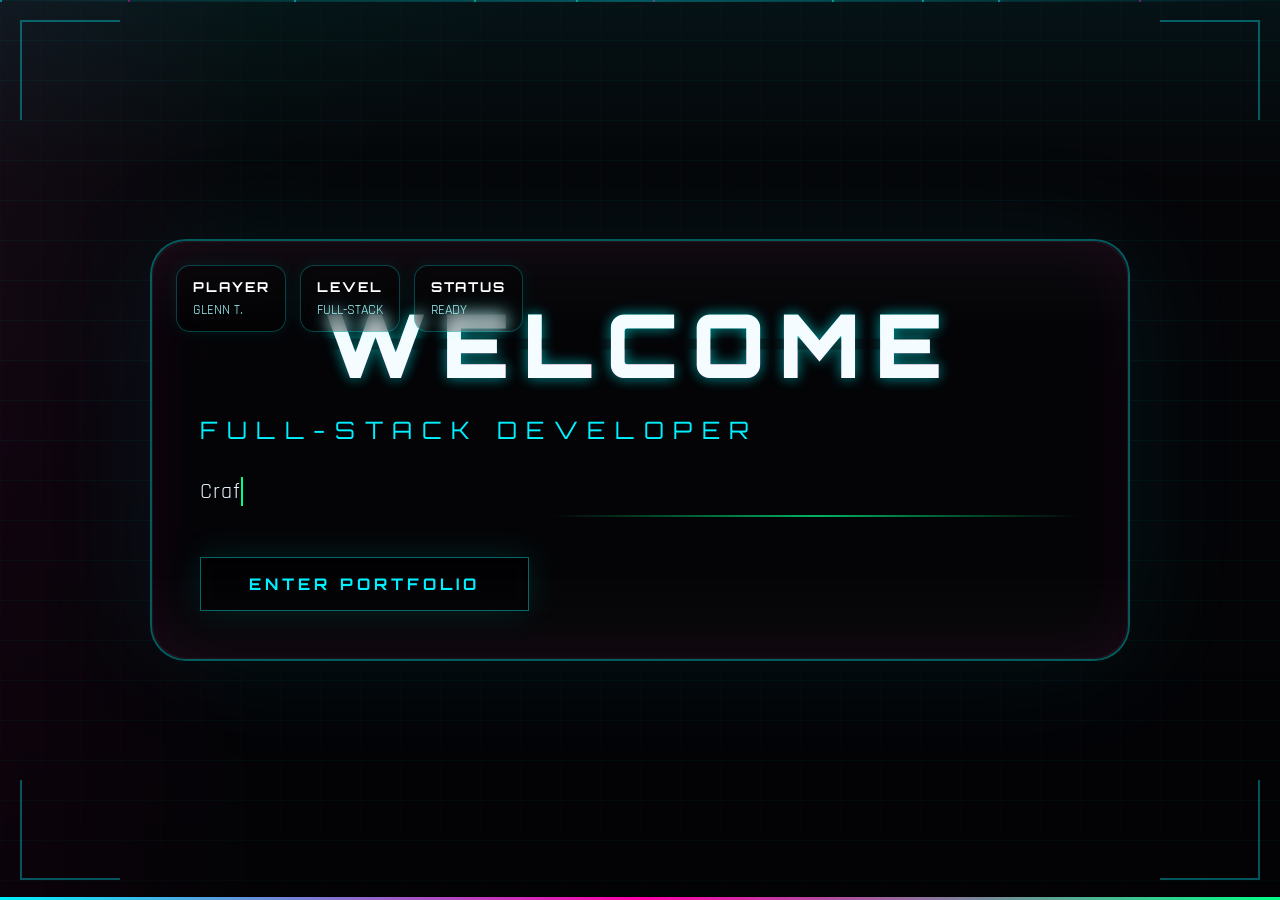
<file: index.html>
<!DOCTYPE html>
<html lang="en">
<head>
    <meta charset="UTF-8">
    <meta name="viewport" content="width=device-width, initial-scale=1.0">
    <meta name="description" content="Glenn Christian Terrible - Full-Stack Developer Portfolio. Creative digital experiences, web development, mobile apps, and design solutions.">
    <meta name="keywords" content="full-stack developer, web developer, mobile app developer, portfolio, React, Node.js, Python, creative designer">
    <meta name="author" content="Glenn Christian Terrible">
    <meta name="robots" content="index, follow">
    <meta property="og:title" content="Glenn Christian Terrible | Full-Stack Developer">
    <meta property="og:description" content="Full-Stack Developer specializing in web development, mobile applications, and creative design.">
    <meta property="og:type" content="website">
    <meta property="og:url" content="https://gcter.github.io/Portfolio/">
    <meta property="og:image" content="https://gcter.github.io/Portfolio/assets/img/picture.jpg">
    <title>Glenn Christian Terrible | Full-Stack Developer</title>
<script type="application/ld+json">
    {
      "@context": "https://schema.org",
      "@type": "Person",
      "name": "Glenn Christian Terrible",
      "alternateName": "Glenn T.",
      "url": "https://gcter.github.io/Portfolio/",
      "sameAs": [
        "https://github.com/nyek00359",
        "https://www.linkedin.com/in/glenn-christian-terrible-2767a1240/"
      ],
      "jobTitle": "Full-Stack Developer",
      "worksFor": {
        "@type": "Organization",
        "name": "Freelance"
      },
      "knowsAbout": ["Web Development", "Mobile App Development", "React", "Node.js", "Python", "Flutter", "UI/UX Design"],
      "description": "Full-Stack Developer specializing in web development, mobile applications, and creative design.",
      "address": {
        "@type": "PostalAddress",
        "addressCountry": "PH"
      }
    }
    </script>
    <link href="https://fonts.googleapis.com/css2?family=Orbitron:wght@400;500;600;700;800;900&family=Rajdhani:wght@300;400;500;600;700&display=swap" rel="stylesheet">
    <link rel="stylesheet" href="https://cdnjs.cloudflare.com/ajax/libs/font-awesome/6.4.0/css/all.min.css">
    <style>
        * {
            margin: 0;
            padding: 0;
            box-sizing: border-box;
        }

        :root {
            --primary: #00f0ff;
            --secondary: #ff00aa;
            --accent: #00ff88;
            --dark: #0a0a0f;
            --darker: #050508;
            --glow-primary: rgba(0, 240, 255, 0.35);
            --glow-secondary: rgba(255, 0, 170, 0.25);
            --noise: rgba(255,255,255,0.06);
            --scanline: rgba(255,255,255,0.08);
        }

        body {
            font-family: 'Rajdhani', sans-serif;
            background: radial-gradient(circle at top, rgba(0,240,255,0.08), transparent 20%),
                        radial-gradient(circle at bottom right, rgba(255,0,170,0.05), transparent 20%),
                        var(--darker);
            color: #fff;
            min-height: 100vh;
            overflow: hidden;
        }

        body::before {
            content: '';
            position: fixed;
            inset: 0;
            background: linear-gradient(180deg, transparent 40%, rgba(0,0,0,0.35) 100%);
            pointer-events: none;
            z-index: 0;
        }

        .cyber-bg,
        .grid-lines,
        .noise-overlay,
        .scan-line,
        .vignette {
            position: fixed;
            top: 0;
            left: 0;
            width: 100%;
            height: 100%;
            pointer-events: none;
        }

        .cyber-bg {
            z-index: -4;
            background: linear-gradient(180deg, rgba(0, 240, 255, 0.06), transparent 20%),
                        linear-gradient(90deg, rgba(255, 0, 170, 0.05), transparent 20%),
                        linear-gradient(135deg, rgba(0, 255, 136, 0.03), transparent 25%),
                        #050508;
        }

        .grid-lines {
            z-index: -3;
            background-image: linear-gradient(var(--glow-primary) 1px, transparent 1px),
                              linear-gradient(90deg, var(--glow-secondary) 1px, transparent 1px);
            background-size: 40px 40px;
            opacity: 0.12;
            animation: gridMove 25s linear infinite;
        }

        .noise-overlay {
            z-index: -2;
            background-image: radial-gradient(circle, rgba(255,255,255,0.04) 1px, transparent 1px),
                              radial-gradient(circle, rgba(255,255,255,0.04) 1px, transparent 1px);
            background-size: 4px 4px, 8px 8px;
            opacity: 0.35;
            mix-blend-mode: overlay;
        }

        .scan-line {
            z-index: 3;
            background-image: repeating-linear-gradient(180deg, transparent, transparent 1px, rgba(255,255,255,0.04) 2px);
            opacity: 0.35;
            animation: scan 4s linear infinite;
        }

        .vignette {
            z-index: 4;
            background: radial-gradient(circle, transparent 45%, rgba(0,0,0,0.85) 100%);
        }

        @keyframes gridMove {
            0% { transform: translateY(0); }
            100% { transform: translateY(40px); }
        }

        @keyframes scan {
            0% { opacity: 0.2; }
            50% { opacity: 0.4; }
            100% { opacity: 0.2; }
        }

        .container {
            position: relative;
            min-height: 100vh;
            display: flex;
            justify-content: center;
            align-items: center;
            padding: 2rem;
            z-index: 1;
        }

        .crt-screen {
            position: relative;
            width: min(980px, 100% - 3rem);
            padding: 3rem;
            border: 2px solid rgba(0,255,255,0.35);
            border-radius: 36px;
            background: rgba(5, 5, 8, 0.72);
            box-shadow: 0 0 120px rgba(0, 240, 255, 0.08), inset 0 0 60px rgba(255, 0, 170, 0.08);
            backdrop-filter: blur(12px);
            overflow: hidden;
        }

        .crt-screen::before {
            content: '';
            position: absolute;
            inset: 0;
            border-radius: inherit;
            box-shadow: inset 0 0 0 1px rgba(255,255,255,0.05);
            pointer-events: none;
        }

        .crt-screen::after {
            content: '';
            position: absolute;
            inset: 0;
            background: linear-gradient(180deg, rgba(255,255,255,0.08), transparent 20%, transparent 80%, rgba(255,255,255,0.06));
            mix-blend-mode: screen;
            opacity: 0.35;
            pointer-events: none;
        }

        .hud {
            position: absolute;
            top: 1.5rem;
            left: 1.5rem;
            display: flex;
            flex-wrap: wrap;
            gap: 0.85rem;
            z-index: 2;
        }

        .hud-panel {
            padding: 0.75rem 1rem;
            color: #9efcff;
            border: 1px solid rgba(0,255,255,0.25);
            border-radius: 14px;
            background: rgba(0, 0, 0, 0.25);
            backdrop-filter: blur(8px);
            box-shadow: 0 0 16px rgba(0,255,255,0.08);
            font-size: 0.85rem;
        }

        .hud-panel strong {
            display: block;
            color: #fff;
            font-family: 'Orbitron', sans-serif;
            margin-bottom: 0.35rem;
            letter-spacing: 0.14em;
        }

        .glitch-container {
            position: relative;
            margin-bottom: 1rem;
            text-align: center;
        }

        .glitch-title {
            font-family: 'Orbitron', sans-serif;
            font-size: clamp(3rem, 8vw, 5.5rem);
            font-weight: 900;
            text-transform: uppercase;
            letter-spacing: 0.16em;
            position: relative;
            color: #f4fcff;
            text-shadow: 0 0 14px rgba(0,255,255,0.35);
            animation: flicker 3s linear infinite;
        }

        .glitch-title::before,
        .glitch-title::after {
            content: attr(data-text);
            position: absolute;
            top: 0;
            left: 0;
            width: 100%;
            height: 100%;
            opacity: 0.8;
        }

        .glitch-title::before {
            color: var(--primary);
            z-index: -1;
            animation: glitch1 2s infinite;
            clip-path: polygon(0 0, 100% 0, 100% 45%, 0 45%);
        }

        .glitch-title::after {
            color: var(--secondary);
            z-index: -2;
            animation: glitch2 2s infinite;
            clip-path: polygon(0 55%, 100% 55%, 100% 100%, 0 100%);
        }

        @keyframes flicker {
            0%, 20%, 22%, 24%, 55%, 100% { opacity: 1; }
            21%, 23%, 56% { opacity: 0.75; }
        }

        @keyframes glitch1 {
            0%, 100% { transform: translate(0); }
            15% { transform: translate(-2px, 2px); }
            30% { transform: translate(-3px, -1px); }
            45% { transform: translate(2px, 1px); }
            60% { transform: translate(-1px, 3px); }
            75% { transform: translate(3px, -3px); }
        }

        @keyframes glitch2 {
            0%, 100% { transform: translate(0); }
            15% { transform: translate(2px, -2px); }
            30% { transform: translate(3px, 1px); }
            45% { transform: translate(-2px, -1px); }
            60% { transform: translate(1px, -3px); }
            75% { transform: translate(-3px, 3px); }
        }

        .subtitle {
            font-family: 'Orbitron', sans-serif;
            font-size: clamp(1rem, 2.5vw, 1.5rem);
            color: var(--primary);
            letter-spacing: 0.4em;
            margin-bottom: 2rem;
            opacity: 0;
            animation: fadeInUp 1s ease forwards 0.7s;
        }

        .typing-container {
            font-size: clamp(1rem, 2.2vw, 1.4rem);
            margin-bottom: 2.5rem;
            min-height: 2.5rem;
            overflow: hidden;
            position: relative;
        }

        .typing-text {
            display: inline-block;
            color: #e7f7ff;
            letter-spacing: 0.04em;
            border-right: 2px solid var(--accent);
            animation: blink 0.7s infinite;
        }

        .typing-flash {
            position: absolute;
            right: 0;
            bottom: 0;
            width: 60%;
            height: 2px;
            background: linear-gradient(90deg, transparent, var(--accent), transparent);
            animation: linePulse 1.5s infinite;
            opacity: 0.7;
        }

        @keyframes blink {
            0%, 50% { border-color: var(--accent); }
            51%, 100% { border-color: transparent; }
        }

        @keyframes linePulse {
            0%, 100% { opacity: 0.2; transform: translateX(0); }
            50% { opacity: 1; transform: translateX(8px); }
        }

        .scan-line {
            position: fixed;
            top: 0;
            left: 0;
            width: 100%;
            height: 2px;
            background: linear-gradient(90deg, transparent, var(--primary), transparent);
            animation: scan 4s linear infinite;
            opacity: 0.3;
        }

        @keyframes scan {
            0% { top: -2px; }
            100% { top: 100%; }
        }

        .enter-btn {
            position: relative;
            padding: 1rem 3rem;
            font-family: 'Orbitron', sans-serif;
            font-size: 1rem;
            font-weight: 700;
            text-transform: uppercase;
            letter-spacing: 0.25em;
            color: var(--primary);
            background: rgba(0, 0, 0, 0.35);
            border: 1px solid rgba(0,255,255,0.4);
            cursor: pointer;
            overflow: hidden;
            transition: all 0.35s ease;
            opacity: 0;
            animation: fadeInUp 1s ease forwards 1.5s;
            text-decoration: none;
            display: inline-flex;
            align-items: center;
            justify-content: center;
            backdrop-filter: blur(8px);
            box-shadow: 0 0 35px rgba(0,255,255,0.12);
        }

        .enter-btn span {
            position: relative;
            z-index: 1;
        }

        .enter-btn::before {
            content: '';
            position: absolute;
            inset: 0;
            background: linear-gradient(90deg, transparent 0%, rgba(0,255,255,0.35) 50%, transparent 100%);
            transform: translateX(-120%);
            transition: transform 0.6s ease;
        }

        .enter-btn:hover {
            color: #050508;
            background: var(--primary);
            box-shadow: 0 0 45px rgba(0,255,255,0.35);
        }

        .enter-btn:hover::before {
            transform: translateX(120%);
        }

        .corner {
            position: fixed;
            width: 100px;
            height: 100px;
            border: 2px solid var(--primary);
            opacity: 0.35;
        }

        .corner-tl { top: 20px; left: 20px; border-right: none; border-bottom: none; }
        .corner-tr { top: 20px; right: 20px; border-left: none; border-bottom: none; }
        .corner-bl { bottom: 20px; left: 20px; border-right: none; border-top: none; }
        .corner-br { bottom: 20px; right: 20px; border-left: none; border-top: none; }

        .particles {
            position: fixed;
            top: 0;
            left: 0;
            width: 100%;
            height: 100%;
            overflow: hidden;
            z-index: -1;
        }

        .particle {
            position: absolute;
            width: 2px;
            height: 2px;
            background: var(--primary);
            border-radius: 50%;
            animation: float 18s infinite ease-in;
            opacity: 0.65;
        }

        .particle:nth-child(2) { left: 10%; animation-delay: -2s; background: var(--secondary); }
        .particle:nth-child(3) { left: 23%; animation-delay: -4s; }
        .particle:nth-child(4) { left: 37%; animation-delay: -6s; background: var(--accent); }
        .particle:nth-child(5) { left: 51%; animation-delay: -8s; background: var(--secondary); }
        .particle:nth-child(6) { left: 65%; animation-delay: -10s; background: var(--accent); }
        .particle:nth-child(7) { left: 78%; animation-delay: -12s; }
        .particle:nth-child(8) { left: 89%; animation-delay: -14s; background: var(--secondary); }
        .particle:nth-child(9) { left: 45%; animation-delay: -1s; background: var(--accent); }
        .particle:nth-child(10) { left: 72%; animation-delay: -3s; }

        @keyframes float {
            0%, 100% { transform: translateY(100vh) scale(0); opacity: 0; }
            10% { opacity: 0.85; transform: translateY(80vh) scale(1); }
            90% { opacity: 0.85; transform: translateY(15vh) scale(1); }
        }

        .loading-bar {
            position: fixed;
            bottom: 0;
            left: 0;
            height: 3px;
            background: linear-gradient(90deg, var(--primary), var(--secondary), var(--accent));
            width: 0%;
            animation: loadBar 2s ease forwards;
        }

        @keyframes loadBar {
            0% { width: 0%; }
            100% { width: 100%; }
        }

        @keyframes fadeInUp {
            from {
                opacity: 0;
                transform: translateY(30px);
            }
            to {
                opacity: 1;
                transform: translateY(0);
            }
        }

        @media (max-width: 768px) {
            /* Hide desktop corner decorations */
            .corner { display: none; }

            /* Mobile HUD - Vertical stack with gamer style */
            .hud {
                display: none;
                position: absolute;
                bottom: 1rem;
                left: 1rem;
                right: 1rem;
                flex-direction: column;
                gap: 0.5rem;
                width: auto;
            }

            .hud-panel {
                width: 100%;
                padding: 0.6rem 0.8rem;
                font-size: 0.75rem;
                border: 1px solid rgba(0,255,255,0.3);
                animation: hudPulse 3s ease-in-out infinite;
            }

            .hud-panel:nth-child(1) { animation-delay: 0s; }
            .hud-panel:nth-child(2) { animation-delay: 0.2s; }
            .hud-panel:nth-child(3) { animation-delay: 0.4s; }

            @keyframes hudPulse {
                0%, 100% { box-shadow: 0 0 8px rgba(0,255,255,0.15); }
                50% { box-shadow: 0 0 16px rgba(0,255,255,0.35); }
            }

            .hud-panel strong {
                font-size: 0.65rem;
                margin-bottom: 0.25rem;
            }

            /* Mobile CRT Screen */
            .crt-screen {
                padding: 1.5rem;
                margin-top: 6rem;
                border-radius: 20px;
                box-shadow: 0 0 60px rgba(0, 240, 255, 0.12),
                            0 0 30px rgba(255, 0, 170, 0.08),
                            inset 0 0 40px rgba(255, 0, 170, 0.05);
            }

            /* Mobile Glitch Title */
            .glitch-title {
                font-size: clamp(1.5rem, 8vw, 2.5rem);
                letter-spacing: 0.12em;
                text-shadow: 0 0 12px rgba(0,255,255,0.4),
                             0 0 24px rgba(255,0,170,0.2);
            }

            .glitch-title::before {
                animation: glitch1Mobile 2s infinite;
            }

            .glitch-title::after {
                animation: glitch2Mobile 2s infinite;
            }

            @keyframes glitch1Mobile {
                0%, 100% { transform: translate(0); }
                20% { transform: translate(-1px, 1px); }
                40% { transform: translate(-2px, -1px); }
                60% { transform: translate(1px, 1px); }
                80% { transform: translate(-1px, -2px); }
            }

            @keyframes glitch2Mobile {
                0%, 100% { transform: translate(0); }
                20% { transform: translate(1px, -1px); }
                40% { transform: translate(2px, 1px); }
                60% { transform: translate(-1px, -1px); }
                80% { transform: translate(1px, 2px); }
            }

            /* Mobile Subtitle */
            .subtitle {
                font-size: clamp(0.9rem, 2vw, 1.2rem);
                letter-spacing: 0.2em;
                margin-bottom: 1.5rem;
            }

            /* Mobile Typing Container */
            .typing-container {
                font-size: clamp(0.9rem, 2vw, 1.1rem);
                margin-bottom: 2rem;
                min-height: 2rem;
                background: rgba(0, 255, 136, 0.05);
                padding: 0.75rem;
                border: 1px solid rgba(0, 255, 136, 0.2);
                border-radius: 8px;
                animation: containerGlow 2s ease-in-out infinite;
            }

            @keyframes containerGlow {
                0%, 100% { box-shadow: inset 0 0 8px rgba(0, 255, 136, 0.1); }
                50% { box-shadow: inset 0 0 16px rgba(0, 255, 136, 0.2); }
            }

            .typing-text {
                letter-spacing: 0.02em;
            }

            /* Mobile Enter Button - Enhanced */
            .enter-btn {
                width: 100%;
                padding: 1rem;
                font-size: 0.95rem;
                letter-spacing: 0.2em;
                position: relative;
                animation: fadeInUp 1s ease forwards 1.5s, buttonPulse 2s ease-in-out 3s infinite;
                box-shadow: 0 0 30px rgba(0,255,255,0.15),
                            inset 0 0 20px rgba(0,255,255,0.05);
            }

            @keyframes buttonPulse {
                0%, 100% { box-shadow: 0 0 30px rgba(0,255,255,0.15), inset 0 0 20px rgba(0,255,255,0.05); }
                50% { box-shadow: 0 0 50px rgba(0,255,255,0.3), inset 0 0 30px rgba(0,255,255,0.1); }
            }

            .enter-btn:active {
                transform: scale(0.98);
            }

            /* Mobile particles - more visible */
            .particle {
                animation: floatMobile 20s infinite ease-in;
                opacity: 0.8;
            }

            @keyframes floatMobile {
                0%, 100% { transform: translateY(100vh) scale(0); opacity: 0; }
                5% { opacity: 0.9; transform: translateY(90vh) scale(1); }
                95% { opacity: 0.9; transform: translateY(10vh) scale(1); }
                100% { transform: translateY(-10vh) scale(0); opacity: 0; }
            }

            /* Mobile container adjustments */
            .container {
                padding: 1rem;
                align-items: flex-start;
                padding-top: 1rem;
                position: relative;
            }

            .container::before,
            .container::after {
                content: '';
                position: fixed;
                top: 0;
                width: 2px;
                height: 100%;
                background: linear-gradient(180deg, transparent 0%, rgba(0,255,255,0.4) 25%, rgba(0,255,255,0.4) 75%, transparent 100%);
                box-shadow: 0 0 16px rgba(0,255,255,0.3);
                z-index: 2;
                animation: sidePulse 3s ease-in-out infinite;
            }

            .container::before {
                left: 1rem;
            }

            .container::after {
                right: 1rem;
            }

            @keyframes sidePulse {
                0%, 100% { opacity: 0.6; }
                50% { opacity: 1; }
            }

            /* Glitch container */
            .glitch-container {
                margin-bottom: 0.5rem;
            }

            /* Mobile-specific grid background */
            .grid-lines {
                background-size: 25px 25px;
                opacity: 0.08;
            }
        }
    </style>
</head>
<body>
    <!-- Background Effects -->
    <div class="cyber-bg"></div>
    <div class="grid-lines"></div>
    <div class="particles">
        <div class="particle"></div>
        <div class="particle"></div>
        <div class="particle"></div>
        <div class="particle"></div>
        <div class="particle"></div>
        <div class="particle"></div>
        <div class="particle"></div>
        <div class="particle"></div>
        <div class="particle"></div>
        <div class="particle"></div>
    </div>
    <div class="cyber-orb orb-1"></div>
    <div class="cyber-orb orb-2"></div>
    <div class="scan-line"></div>
    <div class="corner corner-tl"></div>
    <div class="corner corner-tr"></div>
    <div class="corner corner-bl"></div>
    <div class="corner corner-br"></div>

    <!-- Main Content -->
    <div class="container">
        <div class="crt-screen">
            <div class="hud">
                <div class="hud-panel">
                    <strong>PLAYER</strong>
                    GLENN T.
                </div>
                <div class="hud-panel">
                    <strong>LEVEL</strong>
                    FULL-STACK
                </div>
                <div class="hud-panel">
                    <strong>STATUS</strong>
                    READY
                </div>
            </div>

            <div class="glitch-container">
                <h1 class="glitch-title" data-text="WELCOME">WELCOME</h1>
            </div>
            <p class="subtitle">FULL-STACK DEVELOPER</p>

            <div class="typing-container">
                <span class="typing-text" id="typing"></span>
                <span class="typing-flash"></span>
            </div>

            <a href="pages/index.html" class="enter-btn" id="enterPortfolioBtn">
                <span>ENTER PORTFOLIO</span>
            </a>
        </div>
    </div>

    <div class="loading-bar"></div>

    <script>
        const phrases = [
            'Crafting digital battlestations.',
            'Building pixel-perfect interfaces.',
            'Deploying code like a speedrunner.',
            'Turning ideas into playable apps.'
        ];

        const typingElement = document.getElementById('typing');
        const mobileBreakpoint = window.matchMedia('(max-width: 768px)');
        const enterPortfolioBtn = document.getElementById('enterPortfolioBtn');

        let phraseIndex = 0;
        let charIndex = 0;
        let deleting = false;

        function typeLoop() {
            const currentPhrase = phrases[phraseIndex];
            if (!deleting) {
                typingElement.textContent = currentPhrase.slice(0, charIndex + 1);
                charIndex++;
                if (charIndex === currentPhrase.length) {
                    deleting = true;
                    setTimeout(typeLoop, 1800);
                    return;
                }
            } else {
                typingElement.textContent = currentPhrase.slice(0, charIndex - 1);
                charIndex--;
                if (charIndex === 0) {
                    deleting = false;
                    phraseIndex = (phraseIndex + 1) % phrases.length;
                }
            }
            setTimeout(typeLoop, deleting ? 50 : 80);
        }

        setTimeout(typeLoop, 1000);

        setTimeout(() => {
            const loading = document.querySelector('.loading-bar');
            if (loading) loading.style.opacity = '0';
        }, 2500);

        function updatePortfolioEntryLink() {
            if (!enterPortfolioBtn) return;
            enterPortfolioBtn.setAttribute('href', mobileBreakpoint.matches ? 'pages/main-page.html' : 'pages/index.html');
        }

        if (enterPortfolioBtn) {
            updatePortfolioEntryLink();
            mobileBreakpoint.addEventListener('change', updatePortfolioEntryLink);
        }
    </script>
</body>
</html>
</file>
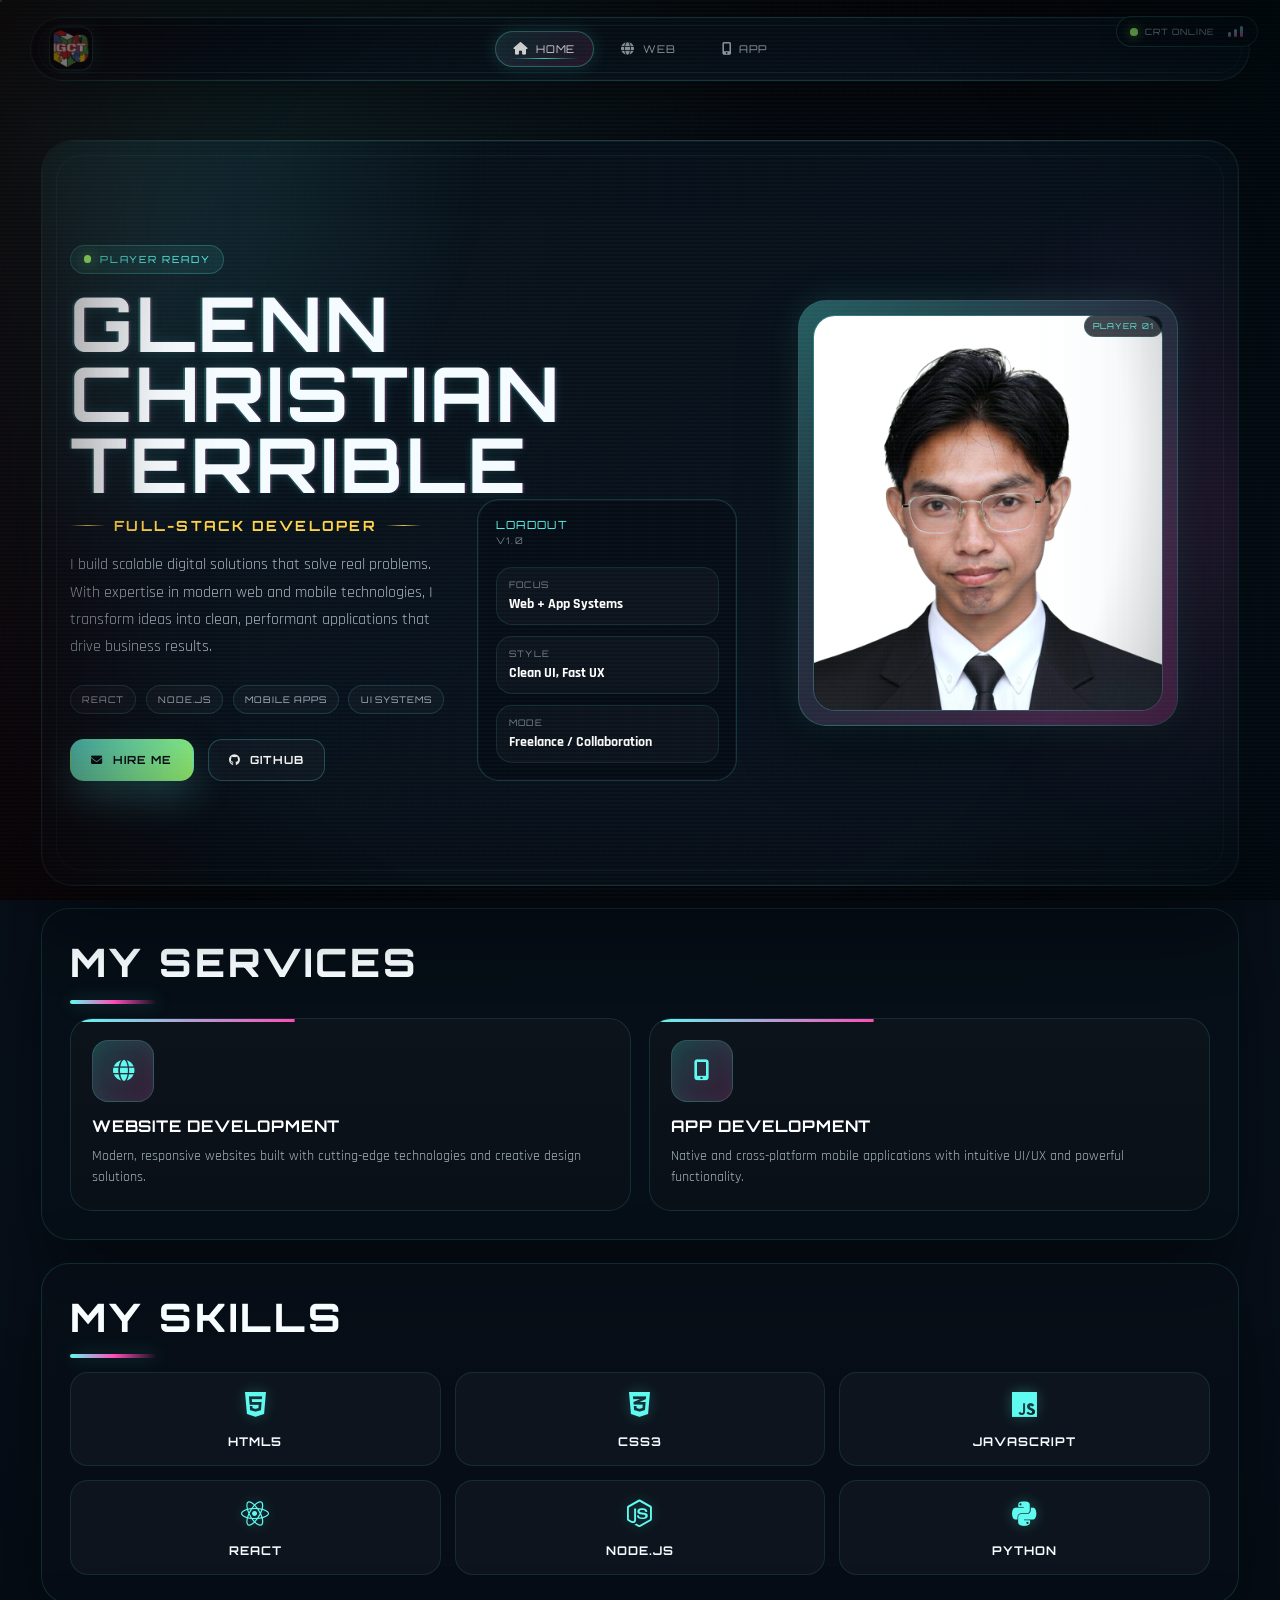
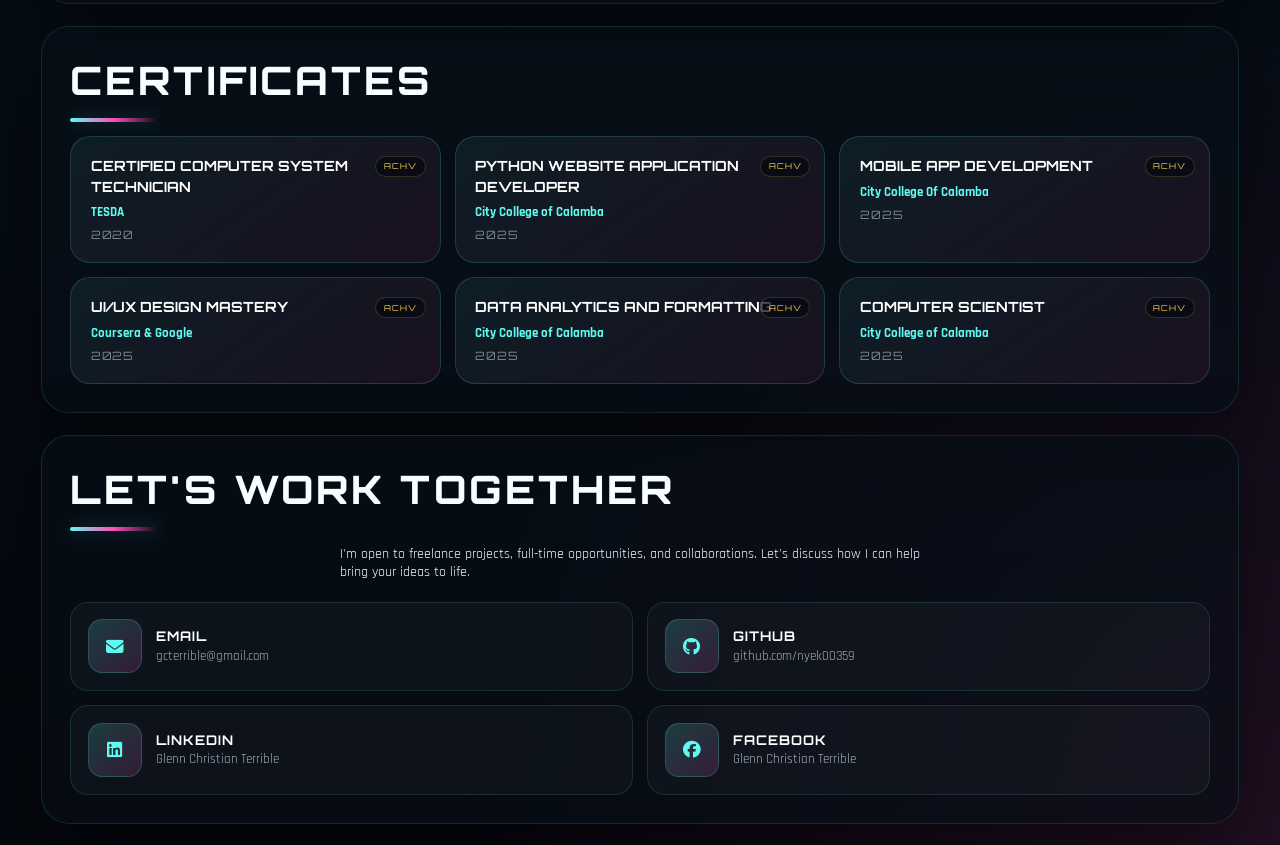
<file: pages/index.html>
<!DOCTYPE html>
<html lang="en">
<head>
    <meta charset="UTF-8">
    <meta name="viewport" content="width=device-width, initial-scale=1.0">
    <meta name="description" content="Glenn Christian Terrible - Full-Stack Developer specializing in web development, mobile applications, and creative design. Building scalable digital solutions.">
    <meta name="keywords" content="full-stack developer, web developer, mobile app developer, React, Node.js, Python, portfolio">
    <meta name="author" content="Glenn Christian Terrible">
    <meta name="robots" content="index, follow">
    <meta property="og:title" content="Glenn Christian Terrible | Full-Stack Developer">
    <meta property="og:description" content="Full-Stack Developer specializing in web development, mobile applications, and creative design.">
    <meta property="og:type" content="website">
    <meta property="og:url" content="https://gcter.github.io/Portfolio/">
    <meta property="og:image" content="https://gcter.github.io/Portfolio/assets/img/picture.jpg">
    <title>Glenn Christian Terrible | Full-Stack Developer</title>
    <script type="application/ld+json">
    {
      "@context": "https://schema.org",
      "@type": "Person",
      "name": "Glenn Christian Terrible",
      "alternateName": "Glenn T.",
      "url": "https://gcter.github.io/Portfolio/",
      "sameAs": [
        "https://github.com/nyek00359",
        "https://www.linkedin.com/in/glenn-christian-terrible-2767a1240/"
      ],
      "jobTitle": "Full-Stack Developer",
      "worksFor": {
        "@type": "Organization",
        "name": "Freelance"
      },
      "knowsAbout": ["Web Development", "Mobile App Development", "React", "Node.js", "Python", "Flutter", "UI/UX Design"],
      "description": "Full-Stack Developer specializing in web development, mobile applications, and creative design."
    }
    </script>
    <link rel="icon" type="image/png" href="../assets/img/LOGO_PUZZ.png">
    <link rel="stylesheet" href="https://cdnjs.cloudflare.com/ajax/libs/font-awesome/6.4.0/css/all.min.css">
    <link rel="stylesheet" href="../css/style.css">
    <link rel="stylesheet" href="../css/home.css">
</head>
<body>
    <!-- Main Content -->
    <main class="main-content">
        <!-- HOME SECTION -->
        <section class="tab-content active" id="home">
            <div class="home-section">
                <!-- Hero -->
                <div class="hero">
                    <div class="hero-content">
                        <span class="hero-kicker">Player Ready</span>
                        <div class="hero-grid">
                            <div class="hero-copy">
                                <h1>Glenn Christian Terrible</h1>
                                <p class="title">Full-Stack Developer</p>
                                <p class="description">
                                    I build scalable digital solutions that solve real problems. With expertise in modern web and mobile technologies,
                                    I transform ideas into clean, performant applications that drive business results.
                                </p>
                                <div class="hero-tags">
                                    <span class="hero-tag">React</span>
                                    <span class="hero-tag">Node.js</span>
                                    <span class="hero-tag">Mobile Apps</span>
                                    <span class="hero-tag">UI Systems</span>
                                </div>
                                <div class="hero-buttons">
                                    <a href="#contact" class="cta-btn primary">
                                        <i class="fas fa-envelope"></i> Hire Me
                                    </a>
                                    <a href="https://github.com/nyek00359" target="_blank" rel="noopener noreferrer" class="cta-btn secondary">
                                        <i class="fab fa-github"></i> GitHub
                                    </a>
                                </div>
                            </div>
                            <aside class="player-panel" aria-label="Developer stats">
                                <div class="player-panel-title">
                                    <span>Loadout</span>
                                    <span>v1.0</span>
                                </div>
                                <div class="stat-list">
                                    <div class="stat-chip">
                                        <span class="stat-label">Focus</span>
                                        <span class="stat-value">Web + App Systems</span>
                                    </div>
                                    <div class="stat-chip">
                                        <span class="stat-label">Style</span>
                                        <span class="stat-value">Clean UI, Fast UX</span>
                                    </div>
                                    <div class="stat-chip">
                                        <span class="stat-label">Mode</span>
                                        <span class="stat-value">Freelance / Collaboration</span>
                                    </div>
                                </div>
                            </aside>
                        </div>
                    </div>
                    <div class="hero-image">
                        <div class="avatar-container">
                            <img src="../assets/img/picture.jpg" alt="Profile Picture" class="profile-picture">
                        </div>
                    </div>
                </div>

                <!-- Services -->
                <div class="services-section">
                    <h2 class="section-title">My Services</h2>
                    <div class="services-grid">
                        <!--
                        <div class="service-card">
                            <div class="service-icon">
                                <i class="fas fa-video"></i>
                            </div>
                            <h3>Video Editing</h3>
                            <p>Professional video editing services including color grading, motion graphics, visual effects, and storytelling.</p>
                        </div>
                        <div class="service-card">
                            <div class="service-icon">
                                <i class="fas fa-camera"></i>
                            </div>
                            <h3>Photo Editing</h3>
                            <p>Expert photo retouching, color correction, background removal, and creative photo manipulation.</p>
                        </div> -->
                        <div class="service-card">
                            <div class="service-icon">
                                <i class="fas fa-globe"></i>
                            </div>
                            <h3>Website Development</h3>
                            <p>Modern, responsive websites built with cutting-edge technologies and creative design solutions.</p>
                        </div>
                        <div class="service-card">
                            <div class="service-icon">
                                <i class="fas fa-mobile-alt"></i>
                            </div>
                            <h3>App Development</h3>
                            <p>Native and cross-platform mobile applications with intuitive UI/UX and powerful functionality.</p>
                        </div>
                    </div>
                </div>

                <!-- Skills -->
                <div class="skills-section">
                    <h2 class="section-title">My Skills</h2>
                    <div class="skills-grid">
                        <div class="skill-item">
                            <div class="skill-icon"><i class="fab fa-html5"></i></div>
                            <h4>HTML5</h4>
                        </div>
                        <div class="skill-item">
                            <div class="skill-icon"><i class="fab fa-css3-alt"></i></div>
                            <h4>CSS3</h4>
                        </div>
                        <div class="skill-item">
                            <div class="skill-icon"><i class="fab fa-js"></i></div>
                            <h4>JavaScript</h4>
                        </div>
                        <div class="skill-item">
                            <div class="skill-icon"><i class="fab fa-react"></i></div>
                            <h4>React</h4>
                        </div>
                        <div class="skill-item">
                            <div class="skill-icon"><i class="fab fa-node-js"></i></div>
                            <h4>Node.js</h4>
                        </div>
                        <div class="skill-item">
                            <div class="skill-icon"><i class="fab fa-python"></i></div>
                            <h4>Python</h4>
                        </div>
                    </div>
                </div>

<!-- Certificates -->
                <div class="certificates-section">
                    <h2 class="section-title">Certificates</h2>
                    <div class="certificates-grid">
                        <div class="certificate-card">
                            <h3>Certified Computer System Technician</h3>
                            <p class="issuer">TESDA</p>
                            <p class="date">2020</p>
                        </div>
                        <div class="certificate-card">
                            <h3>Python Website Application Developer</h3>
                            <p class="issuer">City College of Calamba</p>
                            <p class="date">2025</p>
                        </div>
                        <div class="certificate-card">
                            <h3>Mobile App Development</h3>
                            <p class="issuer">City College Of Calamba</p>
                            <p class="date">2025</p>
                        </div>
                        <div class="certificate-card">
                            <h3>UI/UX Design Mastery</h3>
                            <p class="issuer">Coursera & Google</p>
                            <p class="date">2025</p>
                        </div>
                        <div class="certificate-card">
                            <h3>Data Analytics and Formatting</h3>
                            <p class="issuer">City College of Calamba</p>
                            <p class="date">2025</p>
                        </div>
                        <div class="certificate-card">
                            <h3>Computer Scientist</h3>
                            <p class="issuer">City College of Calamba</p>
                            <p class="date">2025</p>
                        </div>
                    </div>
                </div>

                <!-- Contact Section -->
                <div class="contact-section" id="contact">
                    <h2 class="section-title">Let's Work Together</h2>
                    <p class="description" style="max-width: 600px; margin: 0 auto;">
                        I'm open to freelance projects, full-time opportunities, and collaborations. 
                        Let's discuss how I can help bring your ideas to life.
                    </p>
                    <div class="contact-grid">
                        <a href="mailto:gcterrible@gmail.com" class="contact-item">
                            <div class="contact-icon"><i class="fas fa-envelope"></i></div>
                            <div class="contact-info">
                                <h4>Email</h4>
                                <p>gcterrible@gmail.com</p>
                            </div>
                        </a>
                        <a href="https://github.com/nyek00359" target="_blank" rel="noopener noreferrer" class="contact-item">
                            <div class="contact-icon"><i class="fab fa-github"></i></div>
                            <div class="contact-info">
                                <h4>GitHub</h4>
                                <p>github.com/nyek00359</p>
                            </div>
                        </a>
                        <a href="https://www.linkedin.com/in/glenn-christian-terrible-2767a1240/" target="_blank" rel="noopener noreferrer" class="contact-item">
                            <div class="contact-icon"><i class="fab fa-linkedin"></i></div>
                            <div class="contact-info">
                                <h4>LinkedIn</h4>
                                <p>Glenn Christian Terrible</p>
                            </div>
                        </a>
                        <a href="https://www.facebook.com/Terry.Kulit" target="_blank" rel="noopener noreferrer" class="contact-item">
                            <div class="contact-icon"><i class="fab fa-facebook"></i></div>
                            <div class="contact-info">
                                <h4>Facebook</h4>
                                <p>Glenn Christian Terrible</p>
                            </div>
                        </a>
                    </div>
                </div>
            </div>
            </section>

            <!-- GRAPHIC DESIGN SECTION -->
            <section class="tab-content" id="graphic">
                <div class="photo-section">
                    <h2 class="section-title">Graphic Design</h2>
                    <div class="bento-grid">
                        <div class="bento-item large">
                            <div class="bento-bg photo-1"></div>
                            <span class="bento-label">Brand Identity</span>
                        </div>
                        <div class="bento-item">
                            <div class="bento-bg photo-2"></div>
                            <span class="bento-label">Logo Design</span>
                        </div>
                        <div class="bento-item">
                            <div class="bento-bg photo-3"></div>
                            <span class="bento-label">Social Media</span>
                        </div>
                        <div class="bento-item tall">
                            <div class="bento-bg photo-4"></div>
                            <span class="bento-label">Posters</span>
                        </div>
                        <div class="bento-item">
                            <div class="bento-bg photo-5"></div>
                            <span class="bento-label">Flyers</span>
                        </div>
                        <div class="bento-item">
                            <div class="bento-bg photo-6"></div>
                            <span class="bento-label">UI Mockups</span>
                        </div>
                    </div>
                </div>
            </section>

            <!-- WEB DEVELOPMENT SECTION -->
            <section class="tab-content" id="web">
                <div class="website-section">
                    <h2 class="section-title">Web Development</h2>
                    <div class="carousel-container">
                        <div class="carousel">
                            <div class="carousel-slide slide-1">
                                <i class="fas fa-store carousel-icon"></i>
                            </div>
                            <div class="carousel-slide slide-2">
                                <i class="fas fa-building carousel-icon"></i>
                            </div>
                            <div class="carousel-slide slide-3">
                                <i class="fas fa-chart-line carousel-icon"></i>
                            </div>
                            <div class="carousel-slide slide-4">
                                <i class="fas fa-laptop-code carousel-icon"></i>
                            </div>
                        </div>
                        <button class="carousel-arrow prev" onclick="moveCarousel(-1)"><i class="fas fa-chevron-left"></i></button>
                        <button class="carousel-arrow next" onclick="moveCarousel(1)"><i class="fas fa-chevron-right"></i></button>
                        <div class="carousel-dots">
                            <span class="carousel-dot active" onclick="goToSlide(0)"></span>
                            <span class="carousel-dot" onclick="goToSlide(1)"></span>
                            <span class="carousel-dot" onclick="goToSlide(2)"></span>
                            <span class="carousel-dot" onclick="goToSlide(3)"></span>
                        </div>
                    </div>
                    <div class="website-description">
                        <h3>Web Development Projects</h3>
                        <p>Building responsive, performance-optimized websites that drive business results.</p>
                        <div class="tech-stack">
                            <span class="tech-tag">React</span>
                            <span class="tech-tag">Node.js</span>
                            <span class="tech-tag">Python</span>
                            <span class="tech-tag">HTML5/CSS3</span>
                            <span class="tech-tag">JavaScript</span>
                        </div>
                    </div>
                </div>
            </section>

            <!-- APP DEVELOPMENT SECTION -->
            <section class="tab-content" id="app">
                <div class="app-section">
                    <h2 class="section-title">Mobile Development</h2>
                    <div class="app-container">
                        <div class="phone-mockup">
                            <div class="phone-screen">
                                <div class="phone-notch"></div>
                                <div class="app-header">
                                    <h3>PrescripTalk</h3>
                                    <p>AI-Powered Healthcare</p>
                                </div>
                                <div class="app-content">
                                    <div class="app-card">
                                        <div class="app-card-icon"><i class="fas fa-microphone"></i></div>
                                        <div class="app-card-info">
                                            <h4>Voice Recognition</h4>
                                            <p>Speak your prescriptions</p>
                                        </div>
                                    </div>
                                    <div class="app-card">
                                        <div class="app-card-icon"><i class="fas fa-robot"></i></div>
                                        <div class="app-card-info">
                                            <h4>AI Assistant</h4>
                                            <p>Gemini AI integration</p>
                                        </div>
                                    </div>
                                    <div class="app-card">
                                        <div class="app-card-icon"><i class="fas fa-pills"></i></div>
                                        <div class="app-card-info">
                                            <h4>Medication Tracking</h4>
                                            <p>Never miss a dose</p>
                                        </div>
                                    </div>
                                </div>
                                <div class="app-nav">
                                    <span class="app-nav-item active"><i class="fas fa-home"></i></span>
                                    <span class="app-nav-item"><i class="fas fa-search"></i></span>
                                    <span class="app-nav-item"><i class="fas fa-bell"></i></span>
                                    <span class="app-nav-item"><i class="fas fa-user"></i></span>
                                </div>
                            </div>
                        </div>
                        <div class="app-features">
                            <h2>PrescripTalk</h2>
                            <div class="feature-item">
                                <div class="feature-icon"><i class="fas fa-microphone"></i></div>
                                <div class="feature-info">
                                    <h4>Voice Input</h4>
                                    <p>Speak prescriptions naturally - no typing needed</p>
                                </div>
                            </div>
                            <div class="feature-item">
                                <div class="feature-icon"><i class="fas fa-robot"></i></div>
                                <div class="feature-info">
                                    <h4>AI-Powered Insights</h4>
                                    <p>Gemini AI provides smart medication reminders and health tips</p>
                                </div>
                            </div>
                            <div class="feature-item">
                                <div class="feature-icon"><i class="fas fa-shield-alt"></i></div>
                                <div class="feature-info">
                                    <h4>Secure & Private</h4>
                                    <p>HIPAA-compliant data handling for sensitive health information</p>
                                </div>
                            </div>
                        </div>
                    </div>
                </div>
            </section>
        </main>

    <script src="../js/components.js"></script>
    <script src="../js/script.js"></script>
</body>
</html>
</file>
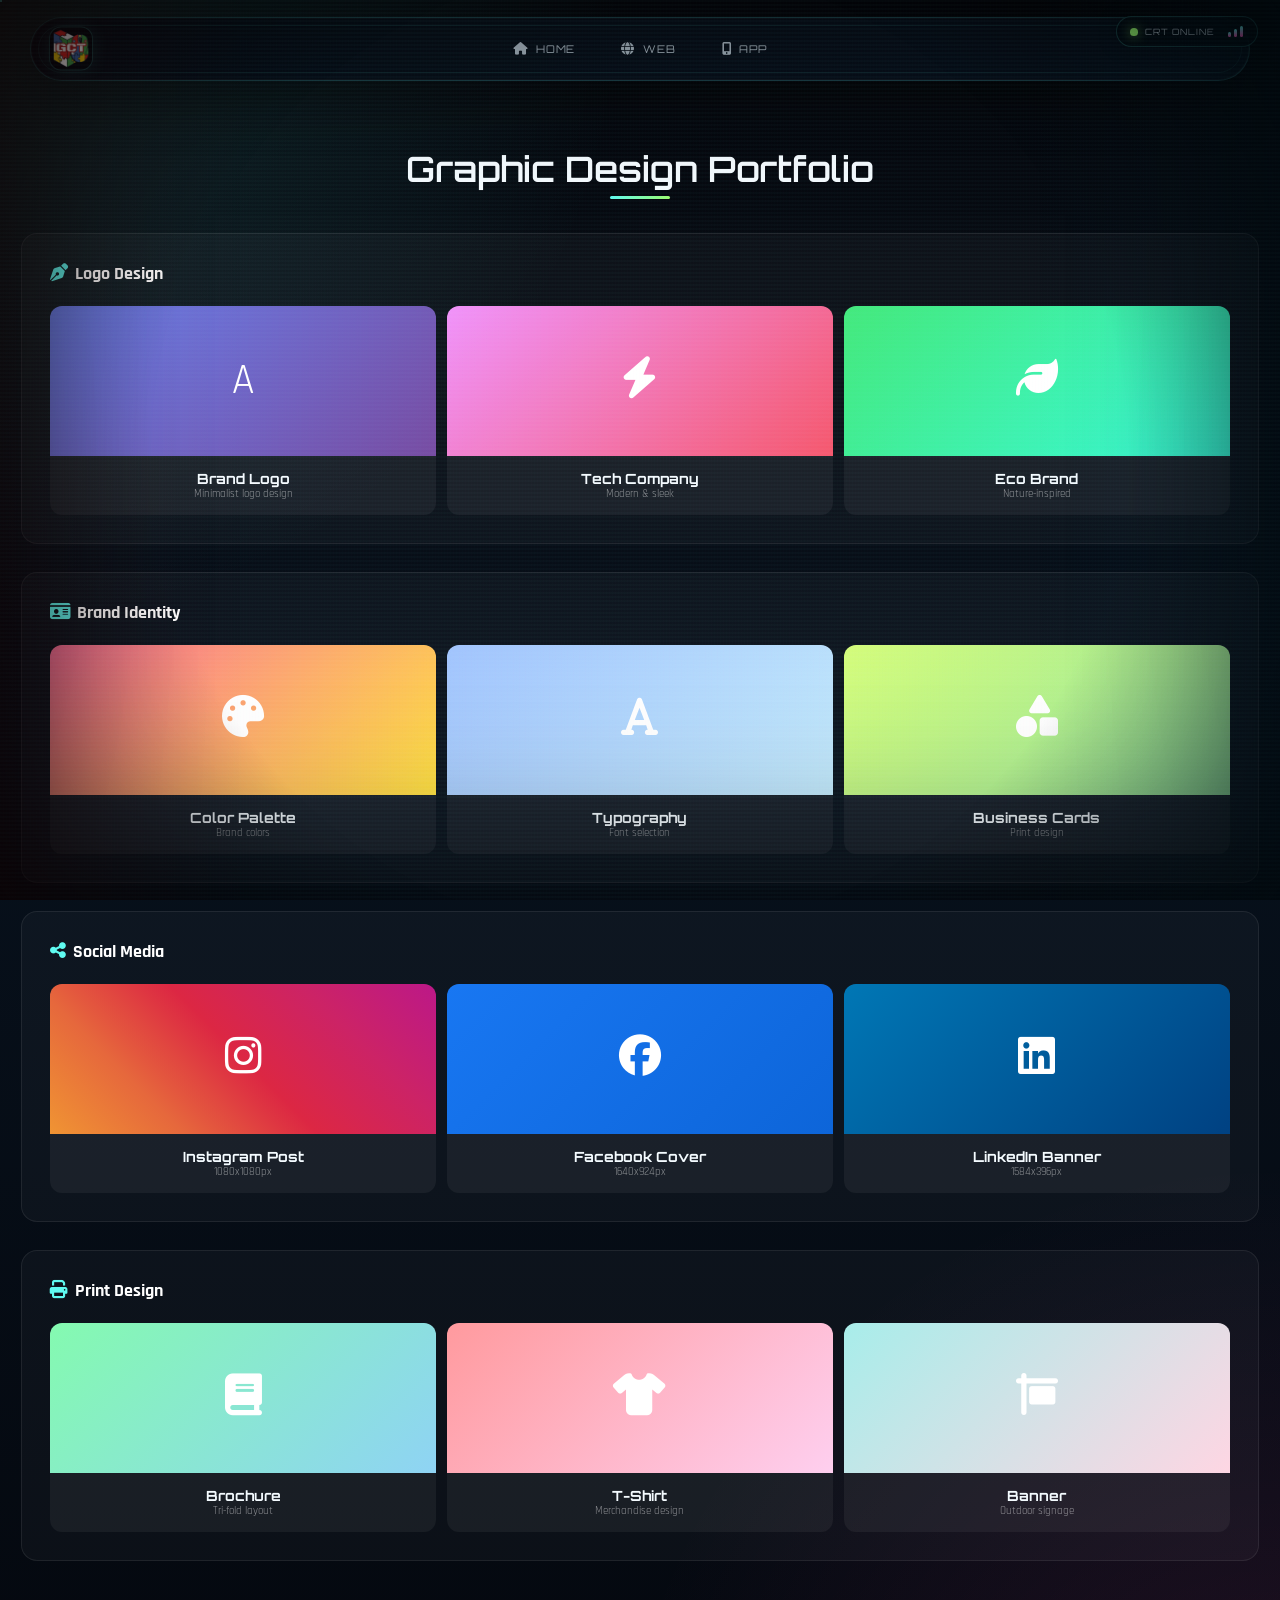
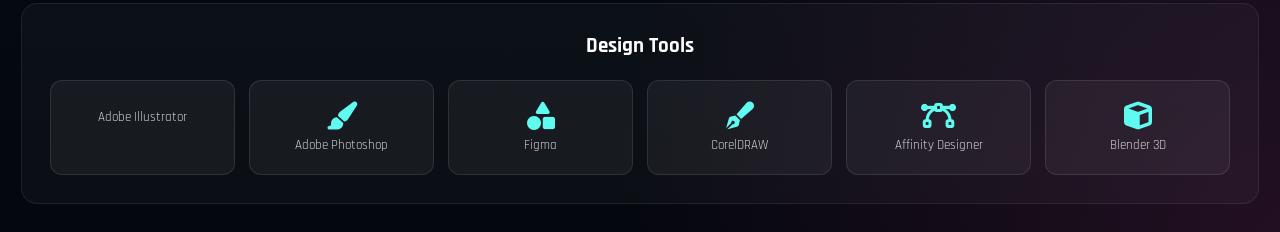
<file: pages/graphic.html>
<!DOCTYPE html>
<html lang="en">
<head>
    <meta charset="UTF-8">
    <meta name="viewport" content="width=device-width, initial-scale=1.0">
    <title>My Portfolio - Graphic Design</title>
    <link rel="icon" type="image/png" href="../assets/img/LOGO_PUZZ.png">
    <link href="https://fonts.googleapis.com/css2?family=Poppins:wght@300;400;500;600;700&display=swap" rel="stylesheet">
    <link rel="stylesheet" href="https://cdnjs.cloudflare.com/ajax/libs/font-awesome/6.4.0/css/all.min.css">
    <link rel="stylesheet" href="../css/style.css">
    <link rel="stylesheet" href="../css/graphic.css">
</head>
<body>
    <!-- Main Content -->
    <main class="main-content">
        <!-- GRAPHIC DESIGN SECTION -->
        <section class="tab-content active" id="graphic">
            <div class="graphic-section">
                <h2 class="section-title">Graphic Design Portfolio</h2>
                
                <!-- Design Categories -->
                <div class="design-categories">
                    <!-- Logo Design -->
                    <div class="design-category">
                        <h3 class="category-title"><i class="fas fa-pen-nib"></i> Logo Design</h3>
                        <div class="design-grid">
                            <div class="design-item">
                                <div class="design-preview logo-1">
                                    <span class="design-icon">A</span>
                                </div>
                                <div class="design-info">
                                    <h4>Brand Logo</h4>
                                    <p>Minimalist logo design</p>
                                </div>
                            </div>
                            <div class="design-item">
                                <div class="design-preview logo-2">
                                    <span class="design-icon"><i class="fas fa-bolt"></i></span>
                                </div>
                                <div class="design-info">
                                    <h4>Tech Company</h4>
                                    <p>Modern & sleek</p>
                                </div>
                            </div>
                            <div class="design-item">
                                <div class="design-preview logo-3">
                                    <span class="design-icon"><i class="fas fa-leaf"></i></span>
                                </div>
                                <div class="design-info">
                                    <h4>Eco Brand</h4>
                                    <p>Nature-inspired</p>
                                </div>
                            </div>
                        </div>
                    </div>

                    <!-- Brand Identity -->
                    <div class="design-category">
                        <h3 class="category-title"><i class="fas fa-id-card"></i> Brand Identity</h3>
                        <div class="design-grid">
                            <div class="design-item">
                                <div class="design-preview brand-1">
                                    <span class="design-icon"><i class="fas fa-palette"></i></span>
                                </div>
                                <div class="design-info">
                                    <h4>Color Palette</h4>
                                    <p>Brand colors</p>
                                </div>
                            </div>
                            <div class="design-item">
                                <div class="design-preview brand-2">
                                    <span class="design-icon"><i class="fas fa-font"></i></span>
                                </div>
                                <div class="design-info">
                                    <h4>Typography</h4>
                                    <p>Font selection</p>
                                </div>
                            </div>
                            <div class="design-item">
                                <div class="design-preview brand-3">
                                    <span class="design-icon"><i class="fas fa-shapes"></i></span>
                                </div>
                                <div class="design-info">
                                    <h4>Business Cards</h4>
                                    <p>Print design</p>
                                </div>
                            </div>
                        </div>
                    </div>

                    <!-- Social Media -->
                    <div class="design-category">
                        <h3 class="category-title"><i class="fas fa-share-alt"></i> Social Media</h3>
                        <div class="design-grid">
                            <div class="design-item">
                                <div class="design-preview social-1">
                                    <span class="design-icon"><i class="fab fa-instagram"></i></span>
                                </div>
                                <div class="design-info">
                                    <h4>Instagram Post</h4>
                                    <p>1080x1080px</p>
                                </div>
                            </div>
                            <div class="design-item">
                                <div class="design-preview social-2">
                                    <span class="design-icon"><i class="fab fa-facebook"></i></span>
                                </div>
                                <div class="design-info">
                                    <h4>Facebook Cover</h4>
                                    <p>1640x924px</p>
                                </div>
                            </div>
                            <div class="design-item">
                                <div class="design-preview social-3">
                                    <span class="design-icon"><i class="fab fa-linkedin"></i></span>
                                </div>
                                <div class="design-info">
                                    <h4>LinkedIn Banner</h4>
                                    <p>1584x396px</p>
                                </div>
                            </div>
                        </div>
                    </div>

                    <!-- Print Design -->
                    <div class="design-category">
                        <h3 class="category-title"><i class="fas fa-print"></i> Print Design</h3>
                        <div class="design-grid">
                            <div class="design-item">
                                <div class="design-preview print-1">
                                    <span class="design-icon"><i class="fas fa-book"></i></span>
                                </div>
                                <div class="design-info">
                                    <h4>Brochure</h4>
                                    <p>Tri-fold layout</p>
                                </div>
                            </div>
                            <div class="design-item">
                                <div class="design-preview print-2">
                                    <span class="design-icon"><i class="fas fa-tshirt"></i></span>
                                </div>
                                <div class="design-info">
                                    <h4>T-Shirt</h4>
                                    <p>Merchandise design</p>
                                </div>
                            </div>
                            <div class="design-item">
                                <div class="design-preview print-3">
                                    <span class="design-icon"><i class="fas fa-sign"></i></span>
                                </div>
                                <div class="design-info">
                                    <h4>Banner</h4>
                                    <p>Outdoor signage</p>
                                </div>
                            </div>
                        </div>
                    </div>
                </div>

                <!-- Tools Section -->
                <div class="tools-section">
                    <h3 class="tools-title">Design Tools</h3>
                    <div class="tools-grid">
                        <div class="tool-item">
                            <i class="fab fa-adobe"></i>
                            <span>Adobe Illustrator</span>
                        </div>
                        <div class="tool-item">
                            <i class="fas fa-paint-brush"></i>
                            <span>Adobe Photoshop</span>
                        </div>
                        <div class="tool-item">
                            <i class="fas fa-shapes"></i>
                            <span>Figma</span>
                        </div>
                        <div class="tool-item">
                            <i class="fas fa-pen-fancy"></i>
                            <span>CorelDRAW</span>
                        </div>
                        <div class="tool-item">
                            <i class="fas fa-bezier-curve"></i>
                            <span>Affinity Designer</span>
                        </div>
                        <div class="tool-item">
                            <i class="fas fa-cube"></i>
                            <span>Blender 3D</span>
                        </div>
                    </div>
                </div>
            </div>
        </section>
    </main>

    <script src="../js/components.js"></script>
    <script src="../js/script.js"></script>
</body>
</html>
</file>
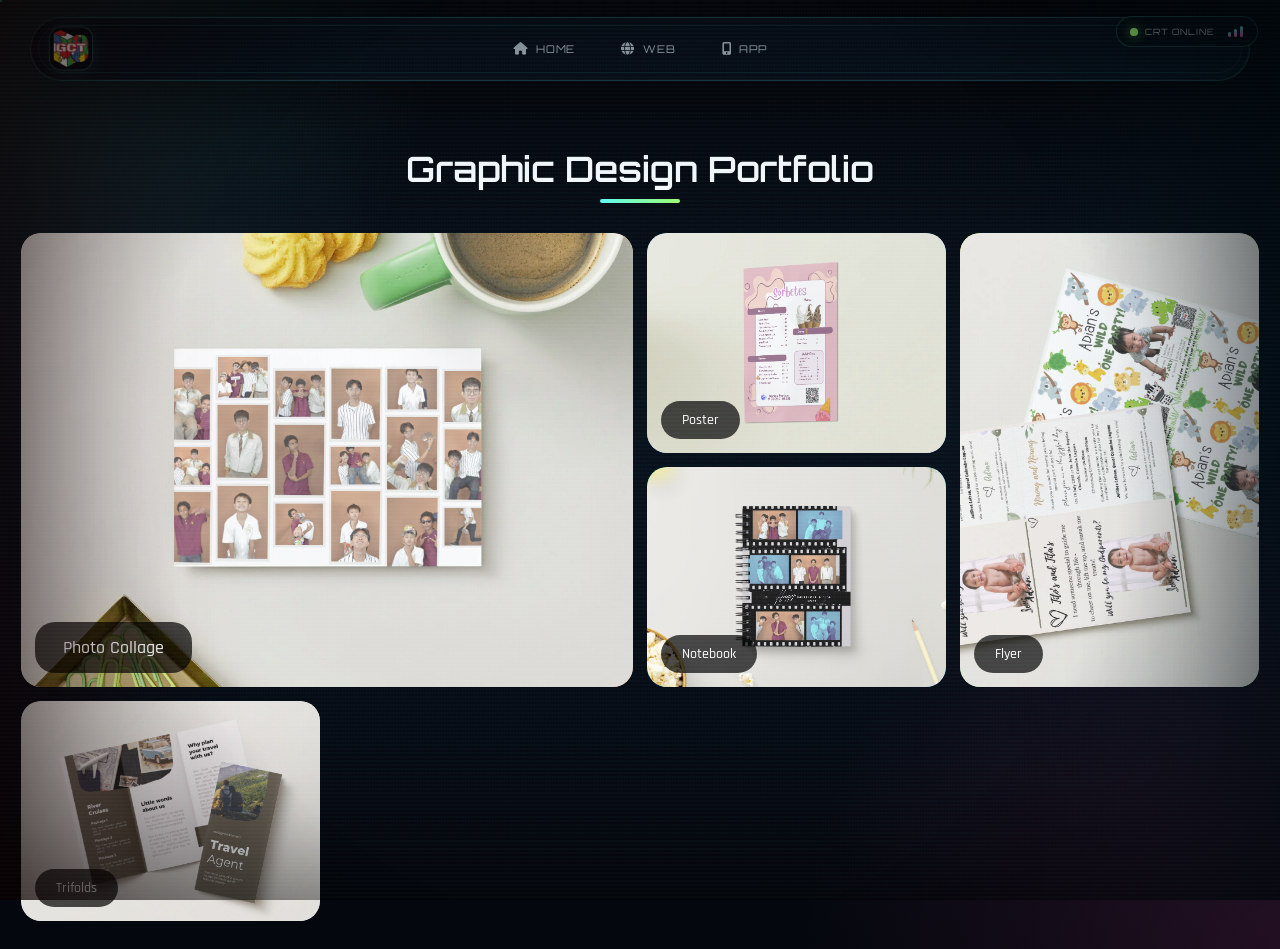
<file: pages/photo.html>
<!DOCTYPE html>
<html lang="en">
<head>
    <meta charset="UTF-8">
    <meta name="viewport" content="width=device-width, initial-scale=1.0">
    <meta name="description" content="Graphic Design Portfolio - Brand identity, logo design, social media content, posters, flyers, and UI mockups by Glenn Christian Terrible.">
    <meta name="keywords" content="graphic designer, logo design, brand identity, UI design, social media graphics, portfolio, visual design">
    <meta name="author" content="Glenn Christian Terrible">
    <meta name="robots" content="index, follow">
    <meta property="og:title" content="Graphic Design | Glenn Christian Terrible">
    <meta property="og:description" content="Graphic design portfolio showcasing brand identity, logos, and visual content.">
    <meta property="og:type" content="website">
    <title>Photo Editing | Glenn Christian Terrible</title>
    <link rel="icon" type="image/png" href="../assets/img/LOGO_PUZZ.png">
    <link href="https://fonts.googleapis.com/css2?family=Poppins:wght@300;400;500;600;700&display=swap" rel="stylesheet">
    <link rel="stylesheet" href="https://cdnjs.cloudflare.com/ajax/libs/font-awesome/6.4.0/css/all.min.css">
    <link rel="stylesheet" href="../css/style.css">
    <link rel="stylesheet" href="../css/photo.css">
</head>
<body>
    <!-- Main Content -->
    <main class="main-content">
        <!-- GRAPHIC DESIGN SECTION - Bento Theme -->
        <section class="tab-content active" id="photo">
            <div class="photo-section">
                <h2 class="section-title">Graphic Design Portfolio</h2>
                <div class="bento-grid">
                    <div class="bento-item large">
                        <div class="bento-bg photo-1">
                            <img src="../assets/img/photo/Photo Collage.png" alt="Photo Collage">
                        </div>
                        <span class="bento-label">Photo Collage</span>
                    </div>
                    <div class="bento-item">
                        <div class="bento-bg photo-2">
                            <img src="../assets/img/photo/Poster.png" alt="Poster">
                        </div>
                        <span class="bento-label">Poster</span>
                    </div>
                    <div class="bento-item tall">
                        <div class="bento-bg photo-3">
                            <img src="../assets/img/photo/Flyer.png" alt="Flyer">
                        </div>
                        <span class="bento-label">Flyer</span>
                    </div>
                    <div class="bento-item">
                        <div class="bento-bg photo-4">
                            <div class="carousel-container">
                                <img src="../assets/img/photo/Notebook.png" alt="Notebook" class="carousel-slide active">
                                <img src="../assets/img/photo/Notebook_CloseUp.png" alt="Notebook CloseUp" class="carousel-slide">
  
                            </div>
                        </div>
                        <span class="bento-label">Notebook</span>
                    </div>
                    <div class="bento-item">
                        <div class="bento-bg photo-5">
                            <div class="carousel-container">
                                <img src="../assets/img/photo/Trifolds_1.png" alt="Trifolds 1" class="carousel-slide active">
                                <img src="../assets/img/photo/Trifolds_2.png" alt="Trifolds 2" class="carousel-slide">

                            </div>
                        </div>
                        <span class="bento-label">Trifolds</span>
                    </div>
                </div>
                </div>
            </div>
        </section>
    </main>

    <script src="../js/components.js"></script>
    <script src="../js/script.js"></script>
</body>
</html>
</file>
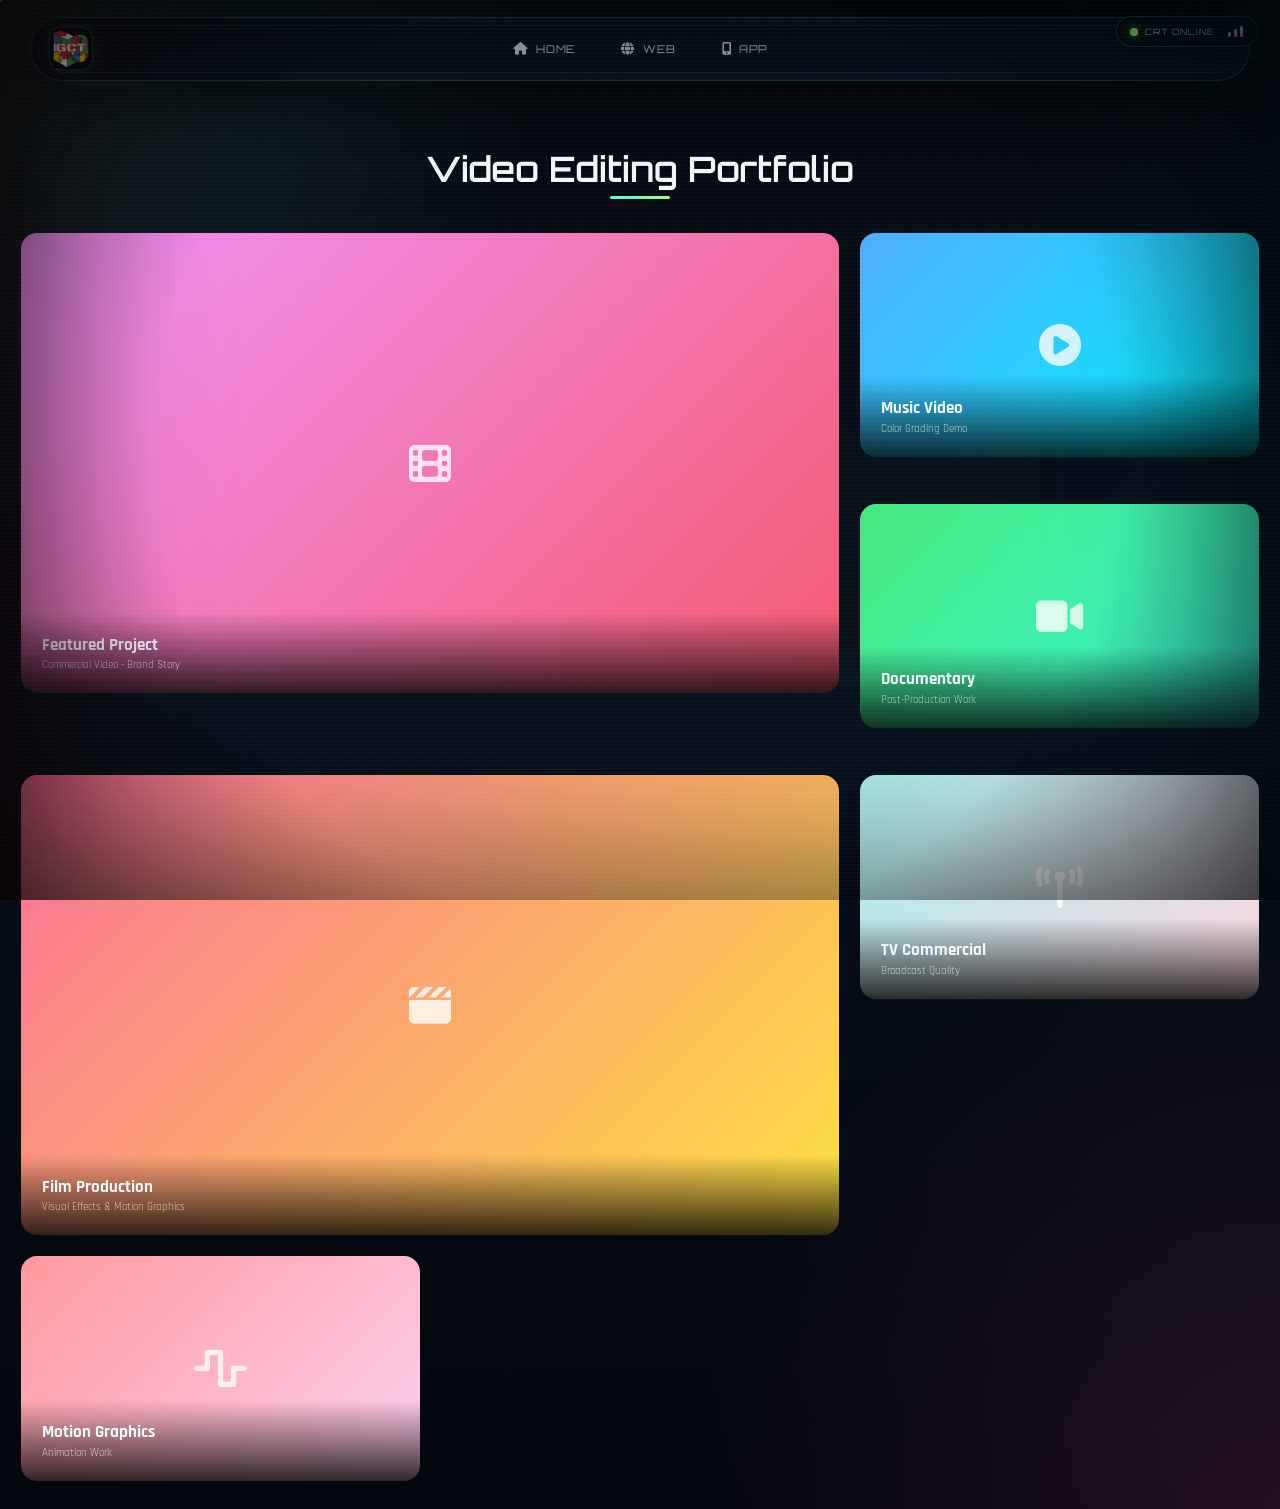
<file: pages/video.html>
<!DOCTYPE html>
<html lang="en">
<head>
    <meta charset="UTF-8">
    <meta name="viewport" content="width=device-width, initial-scale=1.0">
    <title>My Portfolio - Video Editing</title>
    <link rel="icon" type="image/png" href="../assets/img/LOGO_PUZZ.png">
    <link href="https://fonts.googleapis.com/css2?family=Poppins:wght@300;400;500;600;700&display=swap" rel="stylesheet">
    <link rel="stylesheet" href="https://cdnjs.cloudflare.com/ajax/libs/font-awesome/6.4.0/css/all.min.css">
    <link rel="stylesheet" href="../css/style.css">
    <link rel="stylesheet" href="../css/video.css">
</head>
<body>
    <!-- Main Content -->
    <main class="main-content">
        <!-- VIDEO EDITING SECTION - Showcase Theme -->
        <section class="tab-content active" id="video">
            <div class="video-section">
                <h2 class="section-title">Video Editing Portfolio</h2>
                <div class="showcase-grid">
                    <div class="showcase-item large">
                        <div class="showcase-bg video-1">
                            <i class="fas fa-film showcase-icon"></i>
                        </div>
                        <div class="showcase-content">
                            <h3>Featured Project</h3>
                            <p>Commercial Video - Brand Story</p>
                        </div>
                    </div>
                    <div class="showcase-item">
                        <div class="showcase-bg video-2">
                            <i class="fas fa-play-circle showcase-icon"></i>
                        </div>
                        <div class="showcase-content">
                            <h3>Music Video</h3>
                            <p>Color Grading Demo</p>
                        </div>
                    </div>
                    <div class="showcase-item">
                        <div class="showcase-bg video-3">
                            <i class="fas fa-video showcase-icon"></i>
                        </div>
                        <div class="showcase-content">
                            <h3>Documentary</h3>
                            <p>Post-Production Work</p>
                        </div>
                    </div>
                    <div class="showcase-item wide">
                        <div class="showcase-bg video-4">
                            <i class="fas fa-clapperboard showcase-icon"></i>
                        </div>
                        <div class="showcase-content">
                            <h3>Film Production</h3>
                            <p>Visual Effects & Motion Graphics</p>
                        </div>
                    </div>
                    <div class="showcase-item">
                        <div class="showcase-bg video-5">
                            <i class="fas fa-broadcast-tower showcase-icon"></i>
                        </div>
                        <div class="showcase-content">
                            <h3>TV Commercial</h3>
                            <p>Broadcast Quality</p>
                        </div>
                    </div>
                    <div class="showcase-item">
                        <div class="showcase-bg video-6">
                            <i class="fas fa-wave-square showcase-icon"></i>
                        </div>
                        <div class="showcase-content">
                            <h3>Motion Graphics</h3>
                            <p>Animation Work</p>
                        </div>
                    </div>
                </div>
            </div>
        </section>
    </main>

    <script src="../js/components.js"></script>
    <script src="../js/script.js"></script>
</body>
</html>
</file>
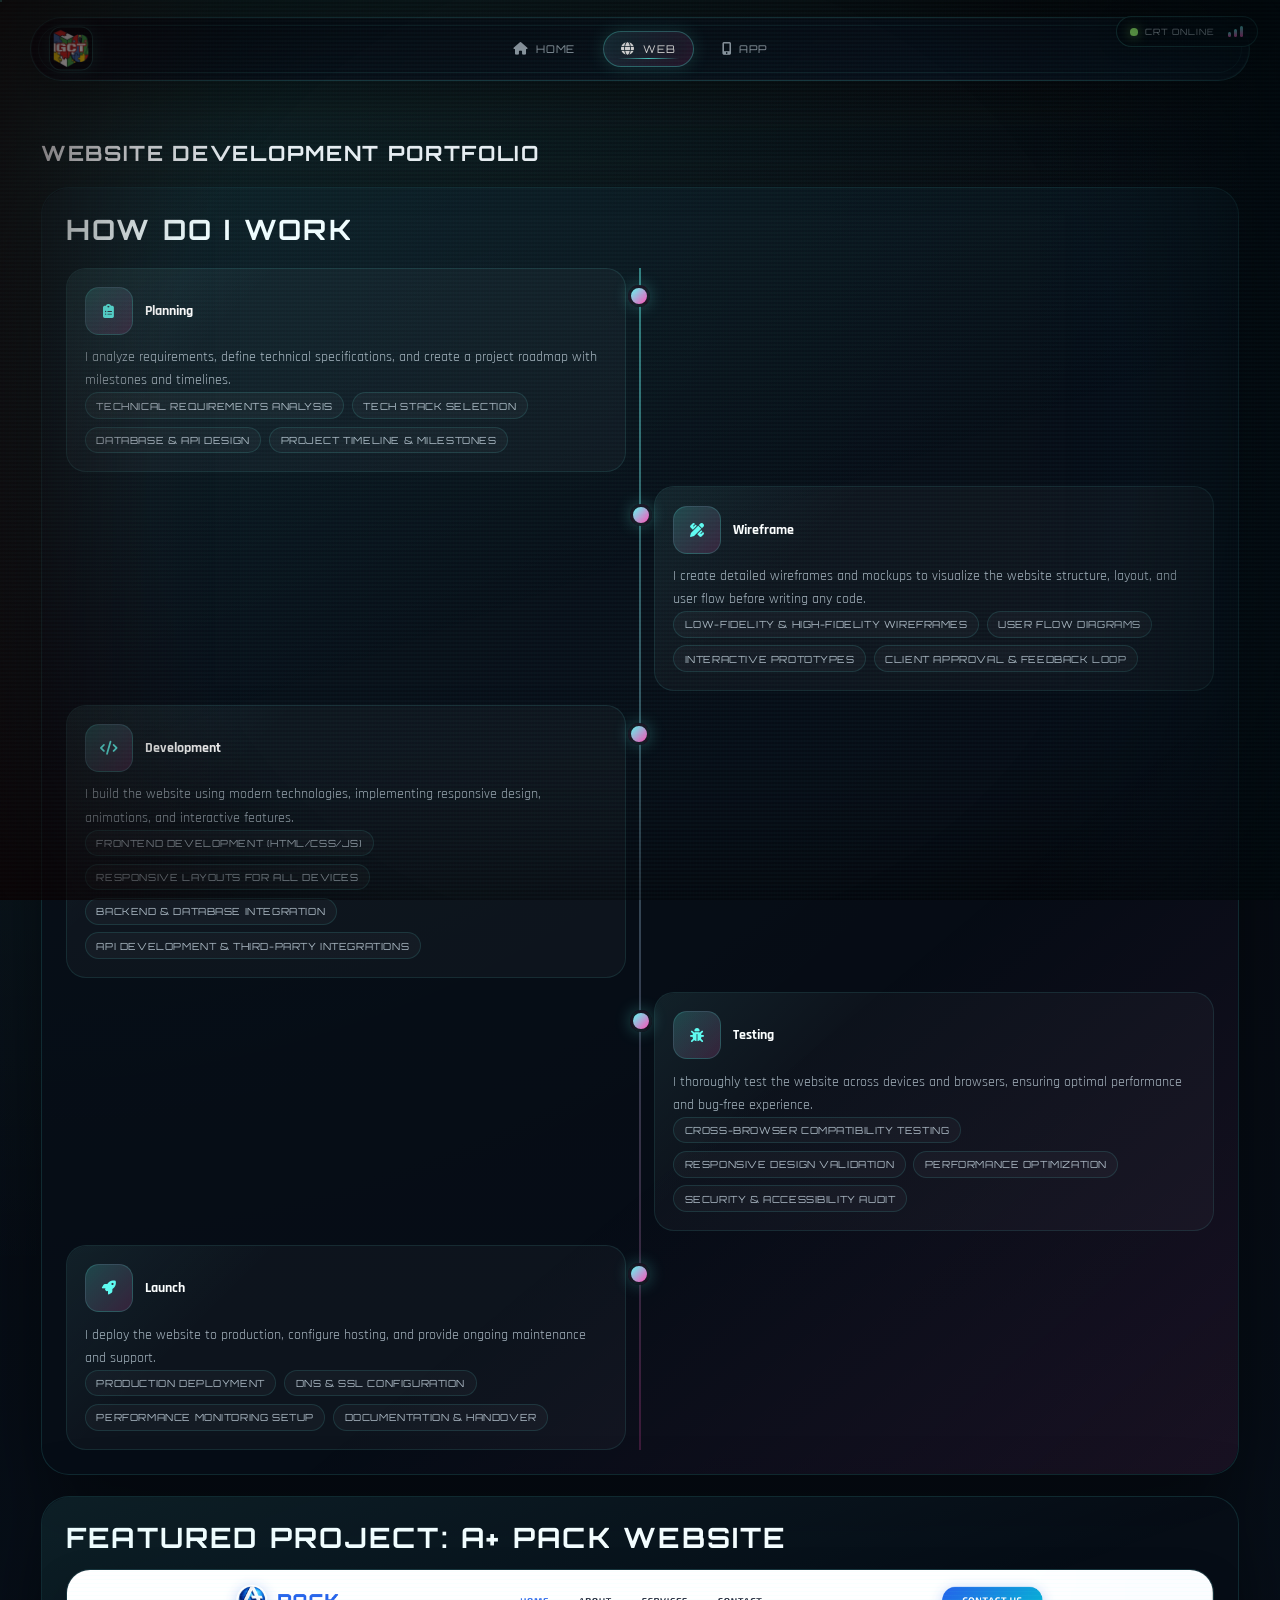
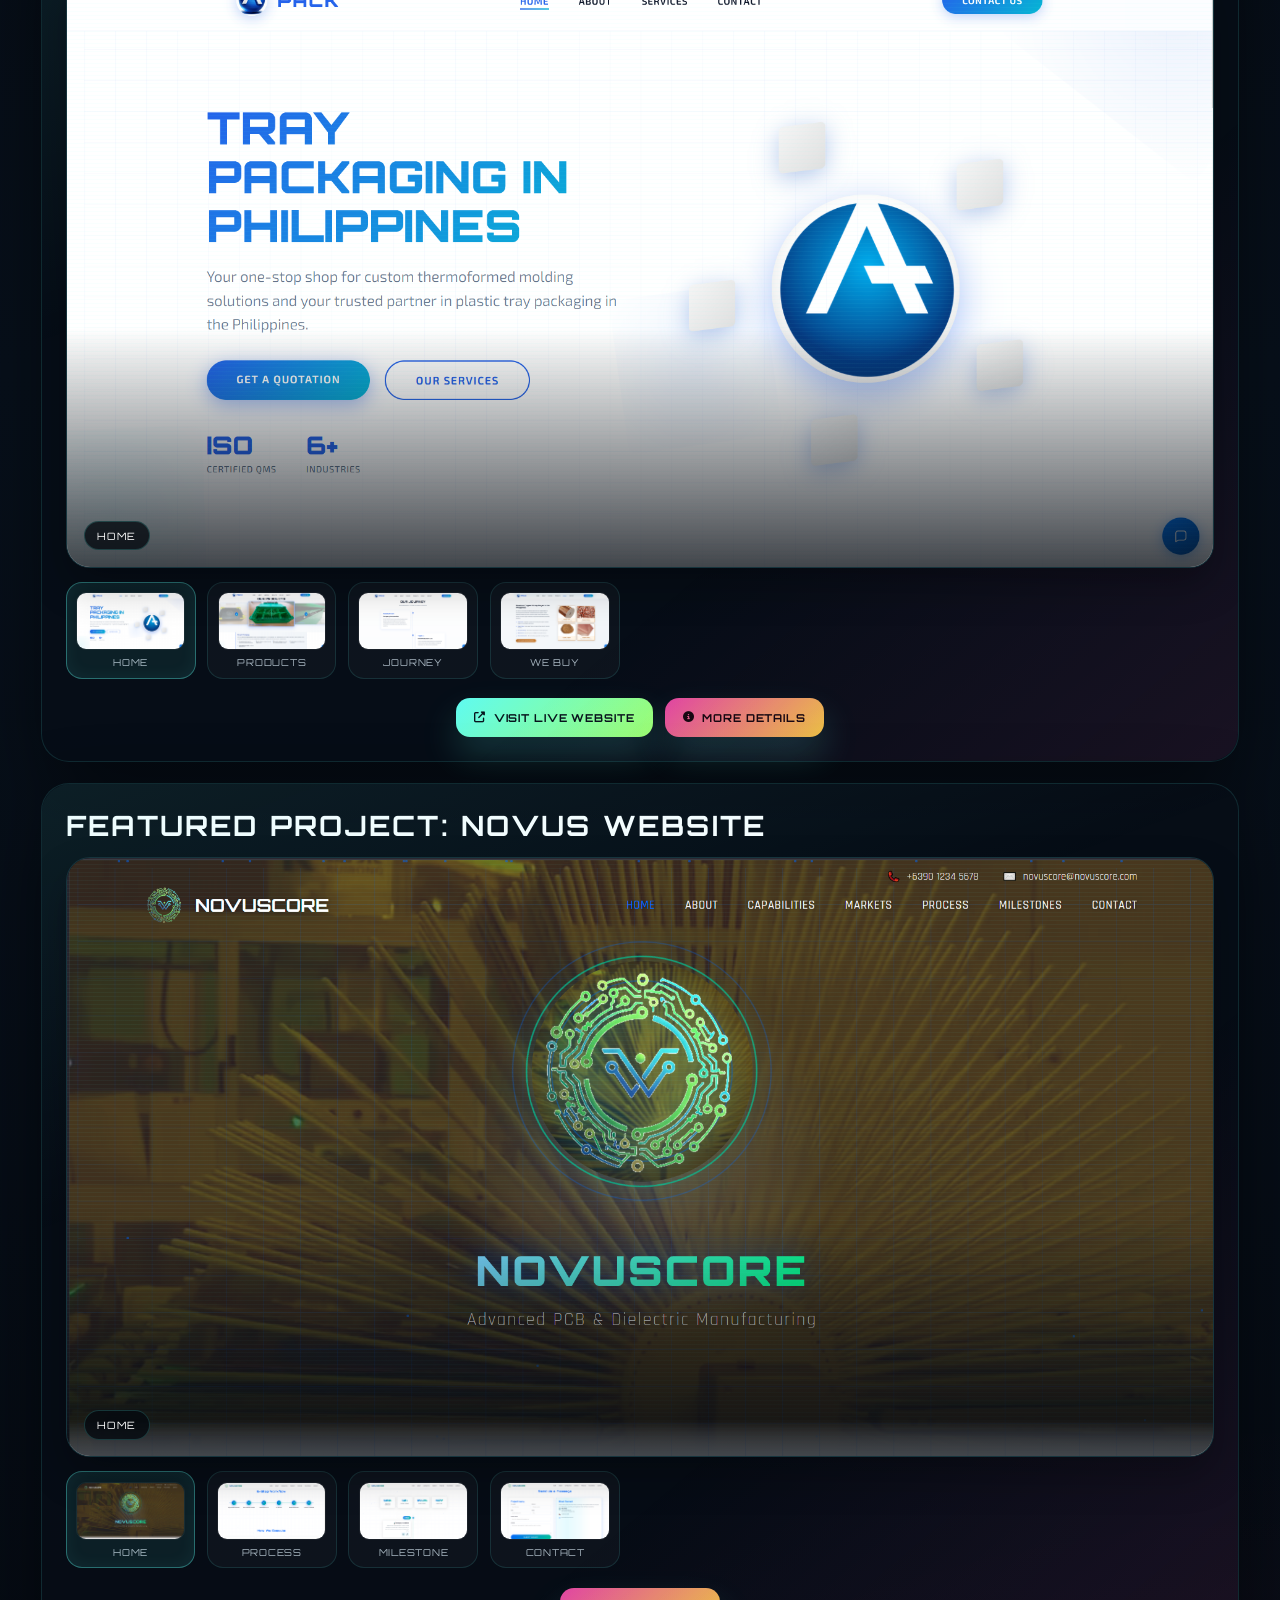
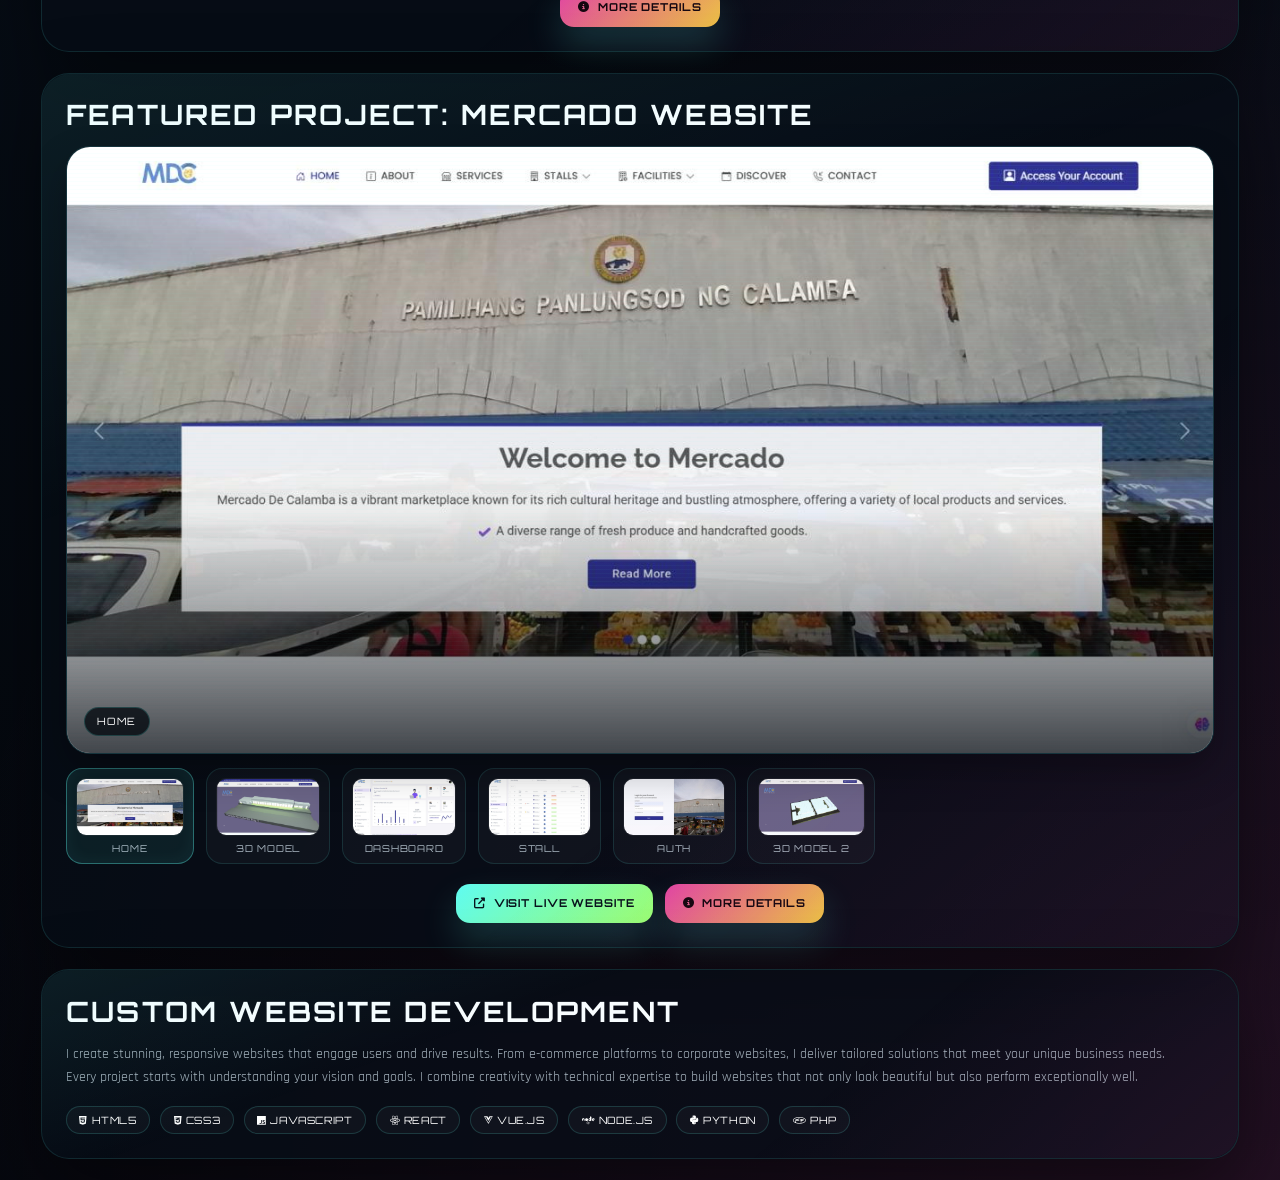
<file: pages/website.html>
<!DOCTYPE html>
<html lang="en">
<head>
    <meta charset="UTF-8">
    <meta name="viewport" content="width=device-width, initial-scale=1.0">
    <meta name="description" content="Web Development Portfolio - Featured projects including A+ Pack, Novus, and Mercado websites. Custom websites built with modern technologies.">
    <meta name="keywords" content="web development, website developer, frontend developer, React, Node.js, portfolio, corporate website, e-commerce">
    <meta name="author" content="Glenn Christian Terrible">
    <meta name="robots" content="index, follow">
    <meta property="og:title" content="Web Development | Glenn Christian Terrible">
    <meta property="og:description" content="Featured web development projects showcasing modern, responsive websites.">
    <meta property="og:type" content="website">
    <title>Web Development | Glenn Christian Terrible</title>
    <link rel="icon" type="image/png" href="../assets/img/LOGO_PUZZ.png">
    <link href="https://fonts.googleapis.com/css2?family=Poppins:wght@300;400;500;600;700&display=swap" rel="stylesheet">
    <link rel="stylesheet" href="https://cdnjs.cloudflare.com/ajax/libs/font-awesome/6.4.0/css/all.min.css">
    <link rel="stylesheet" href="../css/style.css">
    <link rel="stylesheet" href="../css/website.css">
</head>
<body>
    <!-- Main Content -->
    <main class="main-content">
        <!-- WEBSITE DEVELOPING SECTION - Carousel Theme -->
        <section class="tab-content active" id="website">
            <div class="website-section">
                <h2 class="section-title">Website Development Portfolio</h2>

                <!-- How Do I Work Section - Linear Timeline -->
                <div class="how-i-work-section">
                    <h3 class="work-title">How Do I Work</h3>
                    <div class="timeline">
                         <div class="timeline-item">
                            <div class="timeline-marker"></div>
                            <div class="timeline-content">
                                <div class="step-header">
                                    <div class="step-icon">
                                        <i class="fas fa-clipboard-list"></i>
                                    </div>
                                    <h4 class="step-title">Planning</h4>
                                </div>
                                <p class="step-description">I analyze requirements, define technical specifications, and create a project roadmap with milestones and timelines.</p>
                                <ul class="step-details">
                                    <li>Technical requirements analysis</li>
                                    <li>Tech stack selection</li>
                                    <li>Database & API design</li>
                                    <li>Project timeline & milestones</li>
                                </ul>
                            </div>
                        </div>
                        <div class="timeline-item">
                            <div class="timeline-marker"></div>
                            <div class="timeline-content">
                                <div class="step-header">
                                    <div class="step-icon">
                                        <i class="fas fa-pencil-ruler"></i>
                                    </div>
                                    <h4 class="step-title">Wireframe</h4>
                                </div>
                                <p class="step-description">I create detailed wireframes and mockups to visualize the website structure, layout, and user flow before writing any code.</p>
                                <ul class="step-details">
                                    <li>Low-fidelity & high-fidelity wireframes</li>
                                    <li>User flow diagrams</li>
                                    <li>Interactive prototypes</li>
                                    <li>Client approval & feedback loop</li>
                                </ul>
                            </div>
                        </div>
                       
                        <div class="timeline-item">
                            <div class="timeline-marker"></div>
                            <div class="timeline-content">
                                <div class="step-header">
                                    <div class="step-icon">
                                        <i class="fas fa-code"></i>
                                    </div>
                                    <h4 class="step-title">Development</h4>
                                </div>
                                <p class="step-description">I build the website using modern technologies, implementing responsive design, animations, and interactive features.</p>
                                <ul class="step-details">
                                    <li>Frontend development (HTML/CSS/JS)</li>
                                    <li>Responsive layouts for all devices</li>
                                    <li>Backend & database integration</li>
                                    <li>API development & third-party integrations</li>
                                </ul>
                            </div>
                        </div>
                        <div class="timeline-item">
                            <div class="timeline-marker"></div>
                            <div class="timeline-content">
                                <div class="step-header">
                                    <div class="step-icon">
                                        <i class="fas fa-bug"></i>
                                    </div>
                                    <h4 class="step-title">Testing</h4>
                                </div>
                                <p class="step-description">I thoroughly test the website across devices and browsers, ensuring optimal performance and bug-free experience.</p>
                                <ul class="step-details">
                                    <li>Cross-browser compatibility testing</li>
                                    <li>Responsive design validation</li>
                                    <li>Performance optimization</li>
                                    <li>Security & accessibility audit</li>
                                </ul>
                            </div>
                        </div>
                        <div class="timeline-item">
                            <div class="timeline-marker"></div>
                            <div class="timeline-content">
                                <div class="step-header">
                                    <div class="step-icon">
                                        <i class="fas fa-rocket"></i>
                                    </div>
                                    <h4 class="step-title">Launch</h4>
                                </div>
                                <p class="step-description">I deploy the website to production, configure hosting, and provide ongoing maintenance and support.</p>
                                <ul class="step-details">
                                    <li>Production deployment</li>
                                    <li>DNS & SSL configuration</li>
                                    <li>Performance monitoring setup</li>
                                    <li>Documentation & handover</li>
                                </ul>
                            </div>
                        </div>
                    </div>
                </div>

                <!-- Website Preview Section -->
                <div class="website-preview-section">
                    <h3 class="preview-title">Featured Project: A+ Pack Website</h3>
                    <!-- Hero Image Display -->
                    <div class="hero-container">
                        <img id="hero-image" src="../assets/img/web/home.png" alt="A+ Pack Website" class="hero-image">
                        <div class="hero-label" id="hero-label">Home</div>
                    </div>
                    
                    <!-- Thumbnail Navigation -->
                    <div class="thumbnail-nav">
                        <button class="thumb-btn active" onclick="changeHeroImage('../assets/img/web/home.png', 'Home', this)">
                            <img src="../assets/img/web/home.png" alt="Home" class="thumb-image">
                            <span class="thumb-label">Home</span>
                        </button>
                        <button class="thumb-btn" onclick="changeHeroImage('../assets/img/web/products.png', 'Products', this)">
                            <img src="../assets/img/web/products.png" alt="Products" class="thumb-image">
                            <span class="thumb-label">Products</span>
                        </button>
                        <button class="thumb-btn" onclick="changeHeroImage('../assets/img/web/journey.png', 'Journey', this)">
                            <img src="../assets/img/web/journey.png" alt="Journey" class="thumb-image">
                            <span class="thumb-label">Journey</span>
                        </button>
                        <button class="thumb-btn" onclick="changeHeroImage('../assets/img/web/we buy.png', 'We buy', this)">
                            <img src="../assets/img/web/we buy.png" alt="We buy" class="thumb-image">
                            <span class="thumb-label">We buy</span>
                        </button>
                    </div>
                    
                    <div class="preview-links">
                        <a href="https://www.aplus-pack.com/new/ver2.0.php" target="_blank" rel="noopener noreferrer" class="preview-link">
                            <i class="fas fa-external-link-alt"></i> Visit Live Website
                        </a>
                        <button class="preview-link more-btn" onclick="openContributionModal()">
                            <i class="fas fa-info-circle"></i> More Details
                        </button>
                    </div>
                </div>

                <!-- Novus Website Preview Section -->
                <div class="website-preview-section">
                    <h3 class="preview-title">Featured Project: Novus Website</h3>
                    <!-- Hero Image Display -->
                    <div class="hero-container">
                        <img id="novus-hero-image" src="../assets/img/web/novus_home.png" alt="Novus Website" class="hero-image">
                        <div class="hero-label" id="novus-hero-label">Home</div>
                    </div>
                    
                    <!-- Thumbnail Navigation -->
                    <div class="thumbnail-nav">
                        <button class="thumb-btn active" onclick="changeNovusHeroImage('../assets/img/web/novus_home.png', 'Home', this)">
                            <img src="../assets/img/web/novus_home.png" alt="Home" class="thumb-image">
                            <span class="thumb-label">Home</span>
                        </button>
                        <button class="thumb-btn" onclick="changeNovusHeroImage('../assets/img/web/novus_process.png', 'Process', this)">
                            <img src="../assets/img/web/novus_process.png" alt="Process" class="thumb-image">
                            <span class="thumb-label">Process</span>
                        </button>
                        <button class="thumb-btn" onclick="changeNovusHeroImage('../assets/img/web/novus_milestone.png', 'Milestone', this)">
                            <img src="../assets/img/web/novus_milestone.png" alt="Milestone" class="thumb-image">
                            <span class="thumb-label">Milestone</span>
                        </button>
                        <button class="thumb-btn" onclick="changeNovusHeroImage('../assets/img/web/novus_contact.png', 'Contact', this)">
                            <img src="../assets/img/web/novus_contact.png" alt="Contact" class="thumb-image">
                            <span class="thumb-label">Contact</span>
                        </button>
                    </div>
                    
                    <div class="preview-links">
                        <button class="preview-link more-btn" onclick="openNovusContributionModal()">
                            <i class="fas fa-info-circle"></i> More Details
                        </button>
                    </div>
                </div>

                  <!-- Mercado Website Preview Section -->
                  <div class="website-preview-section">
                      <h3 class="preview-title">Featured Project: Mercado Website</h3>
                      <!-- Hero Image Display -->
                      <div class="hero-container">
                          <img id="mercado-hero-image" src="../assets/img/web/mercado-pictures/home_mercado.jpg" alt="Mercado Website" class="hero-image">
                          <div class="hero-label" id="mercado-hero-label">Home</div>
                      </div>
                      
                      <!-- Thumbnail Navigation -->
                      <div class="thumbnail-nav">
                          <button class="thumb-btn active" onclick="changeMercadoHeroImage('../assets/img/web/mercado-pictures/home_mercado.jpg', 'Home', this)">
                              <img src="../assets/img/web/mercado-pictures/home_mercado.jpg" alt="Home" class="thumb-image">
                              <span class="thumb-label">Home</span>
                          </button>
                          <button class="thumb-btn" onclick="changeMercadoHeroImage('../assets/img/web/mercado-pictures/3dmodel_mercado.jpg', '3D Model', this)">
                              <img src="../assets/img/web/mercado-pictures/3dmodel_mercado.jpg" alt="3D Model" class="thumb-image">
                              <span class="thumb-label">3D Model</span>
                          </button>
                          <button class="thumb-btn" onclick="changeMercadoHeroImage('../assets/img/web/mercado-pictures/dashboard_mercado.jpg', 'Dashboard', this)">
                              <img src="../assets/img/web/mercado-pictures/dashboard_mercado.jpg" alt="Dashboard" class="thumb-image">
                              <span class="thumb-label">Dashboard</span>
                          </button>
                          <button class="thumb-btn" onclick="changeMercadoHeroImage('../assets/img/web/mercado-pictures/stall_mercado.jpg', 'Stall', this)">
                              <img src="../assets/img/web/mercado-pictures/stall_mercado.jpg" alt="Stall" class="thumb-image">
                              <span class="thumb-label">Stall</span>
                          </button>
                          <button class="thumb-btn" onclick="changeMercadoHeroImage('../assets/img/web/mercado-pictures/auth_mercado.jpg', 'Auth', this)">
                              <img src="../assets/img/web/mercado-pictures/auth_mercado.jpg" alt="Auth" class="thumb-image">
                              <span class="thumb-label">Auth</span>
                          </button>
                          <button class="thumb-btn" onclick="changeMercadoHeroImage('../assets/img/web/mercado-pictures/3dmodel1_mercado.jpg', '3D Model 2', this)">
                              <img src="../assets/img/web/mercado-pictures/3dmodel1_mercado.jpg" alt="3D Model 2" class="thumb-image">
                              <span class="thumb-label">3D Model 2</span>
                          </button>
                      </div>
                      
                      <div class="preview-links">
                          <a href="https://nyek00359.github.io/mercado-stall-site/" target="_blank" rel="noopener noreferrer" class="preview-link">
                              <i class="fas fa-external-link-alt"></i> Visit Live Website
                          </a>
                          <button class="preview-link more-btn" onclick="openMercadoContributionModal()">
                              <i class="fas fa-info-circle"></i> More Details
                          </button>
                      </div>
                  </div>

                <!-- Contribution Modal -->
                <div id="contributionModal" class="modal" onclick="closeContributionModal(event)">
                    <div class="modal-content">
                        <button class="modal-close" onclick="closeContributionModal(event)">&times;</button>
                        <h2 class="modal-title">My Contributions</h2>
                        <ul class="contribution-list">
                            <li>Built the entire responsive website from scratch using modern web technologies</li>
                            <li>Implemented responsive navigation with hamburger menu for mobile devices</li>
                            <li>Created an animated hero section with 3D packaging showcase and orbiting elements</li>
                            <li>Developed an AI-powered chatbot widget with quick questions and manual response matching</li>
                            <li>Designed and implemented a one-time help notification overlay with drag functionality</li>
                            <li>Created the About section with company info, mission & vision, and certifications</li>
                            <li>Built the Services section with 6 service cards (Thermoforming, Customized Mold, Precision Tooling, Product Design, Logistics, Custom Tray Packaging)</li>
                            <li>Implemented SEO optimization including meta tags, Open Graph, Twitter Cards, and JSON-LD structured data</li>
                            <li>Designed responsive footer with multi-column navigation and social media links</li>
                            <li>Integrated contact form and quotation request functionality</li>
                            <li>Added smooth scrolling and modern UI animations throughout the site</li>
                            <li>Implemented full mobile-responsive design with touch-friendly interactions</li>
                        </ul>
                        <h3 class="techstack-title">Tech Stack Used</h3>
                        <div class="techstack-tags">
                            <span class="tech-tag"><i class="fab fa-html5"></i> HTML5</span>
                            <span class="tech-tag"><i class="fab fa-css3-alt"></i> CSS3</span>
                            <span class="tech-tag"><i class="fab fa-js"></i> JavaScript</span>
                            <span class="tech-tag"><i class="fas fa-code"></i> Vanilla JS</span>
                            <span class="tech-tag"><i class="fab fa-google"></i> Google Fonts</span>
                            <span class="tech-tag"><i class="fas fa-search"></i> SEO</span>
                            <span class="tech-tag"><i class="fas fa-mobile-alt"></i> Responsive Design</span>
                            <span class="tech-tag"><i class="fas fa-robot"></i> AI Chatbot</span>
                            <span class="tech-tag"><i class="fas fa-chart-pie"></i> JSON-LD</span>
                        </div>
                        <div class="case-study-modal">
                            <h3 class="case-study-title">Case Study</h3>
                            <p class="case-problem"><strong>Problem:</strong> A packaging company needed an online presence to showcase products and enable direct customer inquiries.</p>
                            <p class="case-solution"><strong>Solution:</strong> Built a full e-commerce website with AI chatbot for customer support, product catalog, and quotation system.</p>
                            <p class="case-impact"><strong>Impact:</strong> Enabled 24/7 customer engagement and streamlined inquiry process.</p>
                        </div>
                    </div>
                </div>

                <!-- Novus Contribution Modal -->
                <div id="novusContributionModal" class="modal" onclick="closeNovusContributionModal(event)">
                    <div class="modal-content">
                        <button class="modal-close" onclick="closeNovusContributionModal(event)">&times;</button>
                        <h2 class="modal-title">My Contributions</h2>
                        <ul class="contribution-list">
                            <li>Developed a complete multi-page corporate website from scratch</li>
                            <li>Created a custom PHP-based content management system</li>
                            <li>Implemented responsive design with modern CSS techniques</li>
                            <li>Built an interactive process section showcasing company workflow</li>
                            <li>Designed a milestone timeline with visual achievements display</li>
                            <li>Created a contact form with validation and submission handling</li>
                            <li>Implemented smooth scrolling navigation</li>
                            <li>Added modern animations and transitions</li>
                            <li>Optimized for performance and fast loading</li>
                        </ul>
                        <h3 class="techstack-title">Tech Stack Used</h3>
                        <div class="techstack-tags">
                            <span class="tech-tag"><i class="fab fa-html5"></i> HTML5</span>
                            <span class="tech-tag"><i class="fab fa-css3-alt"></i> CSS3</span>
                            <span class="tech-tag"><i class="fab fa-js"></i> JavaScript</span>
                            <span class="tech-tag"><i class="fab fa-php"></i> PHP</span>
                            <span class="tech-tag"><i class="fas fa-database"></i> MySQL</span>
                            <span class="tech-tag"><i class="fas fa-mobile-alt"></i> Responsive Design</span>
                            <span class="tech-tag"><i class="fas fa-server"></i> Backend Development</span>
                        </div>
                        <div class="case-study-modal">
                            <h3 class="case-study-title">Case Study</h3>
                            <p class="case-problem"><strong>Problem:</strong> A corporation needed a custom CMS for non-technical staff to manage website content.</p>
                            <p class="case-solution"><strong>Solution:</strong> Developed a PHP-based content management system with intuitive admin panel.</p>
                            <p class="case-impact"><strong>Impact:</strong> Reduced content update time from days to minutes, empowered marketing team.</p>
                        </div>
                    </div>
                </div>

                 <!-- Mercado Contribution Modal -->
                 <div id="mercadoContributionModal" class="modal" onclick="closeMercadoContributionModal(event)">
                     <div class="modal-content">
                         <button class="modal-close" onclick="closeMercadoContributionModal(event)">&times;</button>
                         <h2 class="modal-title">My Contributions</h2>
                         <ul class="contribution-list">
                             <li>Designed and developed a full-featured e-commerce website for Mercado</li>
                             <li>Created responsive product catalog with filtering and search functionality</li>
                             <li>Built a complete shopping cart system with checkout process</li>
                             <li>Implemented secure payment integration with Stripe</li>
                             <li>Developed user authentication and account management</li>
                             <li>Created admin dashboard for product and order management</li>
                             <li>Optimized for fast loading and excellent performance</li>
                             <li>Integrated real-time inventory tracking</li>
                         </ul>
                         <h3 class="techstack-title">Tech Stack Used</h3>
                         <div class="techstack-tags">
                             <span class="tech-tag"><i class="fab fa-html5"></i> HTML5</span>
                             <span class="tech-tag"><i class="fab fa-css3-alt"></i> CSS3</span>
                             <span class="tech-tag"><i class="fab fa-js"></i> JavaScript</span>
                             <span class="tech-tag"><i class="fab fa-react"></i> React</span>
                             <span class="tech-tag"><i class="fab fa-node"></i> Node.js</span>
                             <span class="tech-tag"><i class="fas fa-database"></i> MongoDB</span>
                             <span class="tech-tag"><i class="fas fa-credit-card"></i> Stripe API</span>
                             <span class="tech-tag"><i class="fas fa-mobile-alt"></i> Responsive</span>
                         </div>
                         <div class="case-study-modal">
                             <h3 class="case-study-title">Case Study</h3>
                             <p class="case-problem"><strong>Problem:</strong> E-commerce startup needed a robust online store to launch their product line with seamless payment processing.</p>
                             <p class="case-solution"><strong>Solution:</strong> Built a full-stack e-commerce platform with React frontend, Node.js backend, and integrated payment system.</p>
                             <p class="case-impact"><strong>Impact:</strong> Successfully launched online store processing 100+ orders in first month with 99.9% uptime.</p>
                         </div>
                     </div>
                 </div>

                <!-- Description -->
                <div class="website-description">
                    <h3>Custom Website Development</h3>
                    <p>
                        I create stunning, responsive websites that engage users and drive results. 
                        From e-commerce platforms to corporate websites, I deliver tailored solutions 
                        that meet your unique business needs.
                    </p>
                    <p>
                        Every project starts with understanding your vision and goals. I combine 
                        creativity with technical expertise to build websites that not only look 
                        beautiful but also perform exceptionally well.
                    </p>
                    <div class="tech-stack">
                        <span class="tech-tag"><i class="fab fa-html5"></i> HTML5</span>
                        <span class="tech-tag"><i class="fab fa-css3-alt"></i> CSS3</span>
                        <span class="tech-tag"><i class="fab fa-js"></i> JavaScript</span>
                        <span class="tech-tag"><i class="fab fa-react"></i> React</span>
                        <span class="tech-tag"><i class="fab fa-vuejs"></i> Vue.js</span>
                        <span class="tech-tag"><i class="fab fa-node"></i> Node.js</span>
                        <span class="tech-tag"><i class="fab fa-python"></i> Python</span>
                        <span class="tech-tag"><i class="fab fa-php"></i> PHP</span>
                    </div>
                </div>
            </div>
        </section>
    </main>

    <script src="../js/components.js"></script>
    <script src="../js/script.js"></script>
    <script>
        function changeHeroImage(imageSrc, label, btn) {
            const heroImage = document.getElementById('hero-image');
            const heroLabel = document.getElementById('hero-label');
            const thumbnails = document.querySelectorAll('.thumb-btn');
            
            // Fade out
            heroImage.style.opacity = '0';
            
            setTimeout(function() {
                // Change image and label
                heroImage.src = imageSrc;
                heroLabel.textContent = label;
                
                // Update active thumbnail
                thumbnails.forEach(thumb => thumb.classList.remove('active'));
                btn.classList.add('active');
                
                // Fade in
                heroImage.style.opacity = '1';
            }, 200);
        }
        
        function openContributionModal() {
            document.getElementById('contributionModal').classList.add('active');
            document.body.style.overflow = 'hidden';
        }
        
        function closeContributionModal(event) {
            if (event.target.classList.contains('modal') || event.target.classList.contains('modal-close') || event.target.tagName === 'BUTTON') {
                document.getElementById('contributionModal').classList.remove('active');
                document.body.style.overflow = '';
            }
        }
        
        // Novus Website Image Carousel Functions
        function changeNovusHeroImage(imageSrc, label, btn) {
            const heroImage = document.getElementById('novus-hero-image');
            const heroLabel = document.getElementById('novus-hero-label');
            const thumbnails = btn.parentElement.querySelectorAll('.thumb-btn');
            
            // Fade out
            heroImage.style.opacity = '0';
            
            setTimeout(function() {
                // Change image and label
                heroImage.src = imageSrc;
                heroLabel.textContent = label;
                
                // Update active thumbnail
                thumbnails.forEach(thumb => thumb.classList.remove('active'));
                btn.classList.add('active');
                
                // Fade in
                heroImage.style.opacity = '1';
            }, 200);
        }
        
        function openNovusContributionModal() {
            document.getElementById('novusContributionModal').classList.add('active');
            document.body.style.overflow = 'hidden';
        }
        
        function closeNovusContributionModal(event) {
            if (event.target.classList.contains('modal') || event.target.classList.contains('modal-close') || event.target.tagName === 'BUTTON') {
                document.getElementById('novusContributionModal').classList.remove('active');
                document.body.style.overflow = '';
            }
        }
        
         // Mercado Website Image Carousel Functions
         function changeMercadoHeroImage(imageSrc, label, btn) {
             const heroImage = document.getElementById('mercado-hero-image');
             const heroLabel = document.getElementById('mercado-hero-label');
             const thumbnails = btn.parentElement.querySelectorAll('.thumb-btn');
             
             // Fade out
             heroImage.style.opacity = '0';
             
             setTimeout(function() {
                 // Change image and label
                 heroImage.src = imageSrc;
                 heroLabel.textContent = label;
                 
                 // Update active thumbnail
                 thumbnails.forEach(thumb => thumb.classList.remove('active'));
                 btn.classList.add('active');
                 
                 // Fade in
                 heroImage.style.opacity = '1';
             }, 200);
         }
         
         function openMercadoContributionModal() {
             document.getElementById('mercadoContributionModal').classList.add('active');
             document.body.style.overflow = 'hidden';
         }
         
         function closeMercadoContributionModal(event) {
             if (event.target.classList.contains('modal') || event.target.classList.contains('modal-close') || event.target.tagName === 'BUTTON') {
                 document.getElementById('mercadoContributionModal').classList.remove('active');
                 document.body.style.overflow = '';
             }
         }
        
         // Close modal on Escape key
         document.addEventListener('keydown', function(e) {
             if (e.key === 'Escape') {
                 document.getElementById('contributionModal').classList.remove('active');
                 document.getElementById('novusContributionModal').classList.remove('active');
                 document.getElementById('mercadoContributionModal').classList.remove('active');
                 document.body.style.overflow = '';
             }
         });
    </script>
</body>
</html>
</file>
<file: css/style.css>
@import url('https://fonts.googleapis.com/css2?family=Orbitron:wght@500;700;800;900&family=Rajdhani:wght@400;500;600;700&family=Press+Start+2P&display=swap');

:root {
    --primary: #5ffbf1;
    --secondary: #ff4db8;
    --accent: #9dff6f;
    --warning: #ffd447;
    --dark: #0b0f17;
    --darker: #04070d;
    --panel: rgba(8, 14, 24, 0.82);
    --panel-strong: rgba(10, 18, 31, 0.92);
    --line: rgba(95, 251, 241, 0.22);
    --line-strong: rgba(95, 251, 241, 0.45);
    --text-soft: rgba(227, 244, 255, 0.72);
    --text-muted: rgba(208, 227, 242, 0.54);
    --glow-primary: rgba(95, 251, 241, 0.42);
    --glow-secondary: rgba(255, 77, 184, 0.3);
    --glow-accent: rgba(157, 255, 111, 0.24);
    --shadow-deep: 0 28px 80px rgba(0, 0, 0, 0.48);
    --radius-lg: 28px;
    --radius-md: 18px;
    --radius-sm: 12px;
}

html {
    font-size: 14px;
    scroll-behavior: smooth;
}

* {
    margin: 0;
    padding: 0;
    box-sizing: border-box;
}

body {
    font-family: 'Rajdhani', sans-serif;
    background:
        radial-gradient(circle at top left, rgba(95, 251, 241, 0.12), transparent 28%),
        radial-gradient(circle at bottom right, rgba(255, 77, 184, 0.12), transparent 30%),
        linear-gradient(180deg, #05070c 0%, #07101b 45%, #04070d 100%);
    color: #f4fbff;
    min-height: 100vh;
    overflow-x: hidden;
    position: relative;
}

body.nav-open {
    overflow: hidden;
}

body::before,
body::after {
    content: '';
    position: fixed;
    inset: 0;
    pointer-events: none;
    z-index: 9998;
}

body::before {
    background:
        repeating-linear-gradient(
            0deg,
            rgba(255, 255, 255, 0) 0,
            rgba(255, 255, 255, 0) 2px,
            rgba(95, 251, 241, 0.055) 2px,
            rgba(95, 251, 241, 0.055) 4px
        );
    opacity: 0.34;
    mix-blend-mode: screen;
}

body::after {
    background:
        linear-gradient(90deg, rgba(255, 0, 0, 0.03), transparent 20%, transparent 80%, rgba(0, 170, 255, 0.03)),
        radial-gradient(circle at center, transparent 62%, rgba(0, 0, 0, 0.5) 100%);
}

.crt-overlay,
.vignette-overlay {
    position: fixed;
    inset: 0;
    pointer-events: none;
}

.crt-overlay {
    z-index: 9996;
    background:
        linear-gradient(rgba(255, 255, 255, 0.015), rgba(255, 255, 255, 0.015)),
        repeating-linear-gradient(
            90deg,
            rgba(95, 251, 241, 0.02) 0 1px,
            transparent 1px 3px,
            rgba(255, 77, 184, 0.02) 3px 4px,
            transparent 4px 6px
        );
    opacity: 0.55;
    animation: crtFlicker 0.18s steps(2) infinite;
}

.vignette-overlay {
    z-index: 9997;
    box-shadow: inset 0 0 180px rgba(0, 0, 0, 0.68);
}

@keyframes crtFlicker {
    0%, 100% { opacity: 0.5; }
    50% { opacity: 0.58; }
}

.glow-border {
    border: 1px solid var(--line-strong);
    box-shadow: 0 0 18px var(--glow-primary), inset 0 0 18px rgba(95, 251, 241, 0.08);
}

.bg-grid {
    position: fixed;
    inset: 0;
    z-index: -3;
    overflow: hidden;
    perspective: 900px;
}

.grid-canvas {
    position: absolute;
    inset: -10% -15% auto -15%;
    height: 130%;
    transform-style: preserve-3d;
    transform: rotateX(72deg) translateY(14%);
    animation: gridMove 16s linear infinite;
}

@keyframes gridMove {
    0% { background-position: 0 0; }
    100% { background-position: 0 140px; }
}

.grid-line {
    position: absolute;
    background: linear-gradient(90deg, transparent, rgba(95, 251, 241, 0.38), transparent);
    height: 1px;
    width: 100%;
    transform-origin: center;
}

.grid-line.vertical {
    width: 1px;
    height: 100%;
    background: linear-gradient(180deg, transparent, rgba(95, 251, 241, 0.32), transparent);
}

.floating-object {
    position: fixed;
    border: 1px solid rgba(95, 251, 241, 0.18);
    background:
        linear-gradient(135deg, rgba(95, 251, 241, 0.16), rgba(255, 77, 184, 0.08));
    backdrop-filter: blur(10px);
    z-index: -2;
    animation: float 18s infinite ease-in-out;
    box-shadow: 0 0 24px rgba(95, 251, 241, 0.14);
}

.floating-object:nth-child(1) {
    width: 110px;
    height: 110px;
    top: 12%;
    left: 10%;
    border-radius: 24px;
}

.floating-object:nth-child(2) {
    width: 140px;
    height: 140px;
    top: 62%;
    left: 80%;
    border-radius: 32px;
    animation-delay: -5s;
}

.floating-object:nth-child(3) {
    width: 72px;
    height: 72px;
    top: 78%;
    left: 18%;
    border-radius: 50%;
    animation-delay: -10s;
}

.floating-object:nth-child(4) {
    width: 120px;
    height: 120px;
    top: 26%;
    left: 72%;
    border-radius: 22px;
    animation-delay: -13s;
}

.floating-object:nth-child(5) {
    width: 56px;
    height: 56px;
    top: 48%;
    left: 8%;
    border-radius: 18px;
    animation-delay: -7s;
}

@keyframes float {
    0%, 100% { transform: translateY(0) rotate(0deg); }
    25% { transform: translateY(-22px) rotate(6deg); }
    50% { transform: translateY(-8px) rotate(-5deg); }
    75% { transform: translateY(-28px) rotate(4deg); }
}

.glow-orb {
    position: fixed;
    border-radius: 50%;
    filter: blur(70px);
    z-index: -1;
    animation: glow 10s infinite ease-in-out;
}

.glow-orb:nth-of-type(1) {
    width: 360px;
    height: 360px;
    top: -110px;
    left: -80px;
    background: rgba(95, 251, 241, 0.18);
}

.glow-orb:nth-of-type(2) {
    width: 280px;
    height: 280px;
    bottom: -80px;
    right: -30px;
    background: rgba(255, 77, 184, 0.16);
    animation-delay: -4s;
}

.glow-orb:nth-of-type(3) {
    width: 220px;
    height: 220px;
    top: 46%;
    left: 48%;
    background: rgba(157, 255, 111, 0.1);
    animation-delay: -2s;
}

@keyframes glow {
    0%, 100% { opacity: 0.45; transform: scale(1); }
    50% { opacity: 0.78; transform: scale(1.16); }
}

.hud-readout {
    position: fixed;
    top: 1.15rem;
    right: 1.6rem;
    z-index: 1100;
    display: flex;
    align-items: center;
    gap: 0.9rem;
    padding: 0.65rem 0.95rem;
    border: 1px solid var(--line);
    border-radius: 999px;
    background: rgba(4, 9, 16, 0.72);
    backdrop-filter: blur(14px);
    box-shadow: 0 0 20px rgba(0, 0, 0, 0.24);
    color: var(--text-soft);
    font-family: 'Orbitron', sans-serif;
    text-transform: uppercase;
    letter-spacing: 0.12em;
    font-size: 0.62rem;
}

.hud-status {
    display: inline-flex;
    align-items: center;
    gap: 0.5rem;
}

.hud-status::before {
    content: '';
    width: 0.55rem;
    height: 0.55rem;
    border-radius: 50%;
    background: var(--accent);
    box-shadow: 0 0 12px rgba(157, 255, 111, 0.7);
}

.hud-bars {
    display: inline-flex;
    gap: 0.22rem;
    align-items: flex-end;
    height: 0.75rem;
}

.hud-bars span {
    width: 0.22rem;
    border-radius: 999px;
    background: linear-gradient(180deg, var(--primary), var(--secondary));
}

.hud-bars span:nth-child(1) { height: 0.35rem; }
.hud-bars span:nth-child(2) { height: 0.55rem; }
.hud-bars span:nth-child(3) { height: 0.75rem; }

.nav-container {
    position: fixed;
    top: 1.2rem;
    left: 50%;
    transform: translateX(-50%);
    width: min(1220px, calc(100% - 2rem));
    z-index: 1003;
    background:
        linear-gradient(135deg, rgba(7, 14, 23, 0.95), rgba(8, 18, 30, 0.86));
    backdrop-filter: blur(20px);
    -webkit-backdrop-filter: blur(20px);
    border: 1px solid rgba(95, 251, 241, 0.18);
    border-radius: 999px;
    padding: 0.95rem 1.35rem;
    box-shadow:
        0 20px 50px rgba(0, 0, 0, 0.34),
        inset 0 0 0 1px rgba(255, 255, 255, 0.03);
    display: flex;
    align-items: center;
    justify-content: center;
}

.nav-container::before {
    content: '';
    position: absolute;
    inset: 7px;
    border: 1px solid rgba(95, 251, 241, 0.08);
    border-radius: inherit;
    pointer-events: none;
}

.nav-tabs {
    display: flex;
    justify-content: center;
    align-items: center;
    gap: 0.65rem;
    flex-wrap: wrap;
    max-width: 1200px;
    margin: 0 auto;
}

.nav-tab {
    padding: 0.7rem 1.25rem;
    background: transparent;
    border: 1px solid transparent;
    color: var(--text-soft);
    font-family: 'Orbitron', sans-serif;
    font-size: 0.76rem;
    letter-spacing: 0.08em;
    text-transform: uppercase;
    cursor: pointer;
    border-radius: 999px;
    transition: transform 0.25s ease, border-color 0.25s ease, color 0.25s ease, box-shadow 0.25s ease, background 0.25s ease;
    display: flex;
    align-items: center;
    gap: 0.55rem;
    text-decoration: none;
    position: relative;
    overflow: hidden;
}

.nav-tab::after {
    content: '';
    position: absolute;
    inset: auto 14px 7px;
    height: 1px;
    background: linear-gradient(90deg, transparent, rgba(95, 251, 241, 0.9), transparent);
    transform: scaleX(0);
    transform-origin: center;
    transition: transform 0.25s ease;
}

.nav-tab:hover,
.nav-tab:focus-visible {
    color: #fff;
    border-color: rgba(95, 251, 241, 0.28);
    background: rgba(95, 251, 241, 0.06);
    box-shadow: 0 0 16px rgba(95, 251, 241, 0.12);
    transform: translateY(-1px);
}

.nav-tab:hover::after,
.nav-tab:focus-visible::after,
.nav-tab.active::after {
    transform: scaleX(1);
}

.nav-tab.active {
    background: linear-gradient(135deg, rgba(95, 251, 241, 0.15), rgba(255, 77, 184, 0.12));
    color: #fff;
    border-color: rgba(95, 251, 241, 0.36);
    box-shadow:
        0 0 18px rgba(95, 251, 241, 0.18),
        inset 0 0 16px rgba(255, 77, 184, 0.05);
}

.nav-tab i {
    font-size: 0.9rem;
}

.nav-logo {
    position: absolute;
    left: 1rem;
    top: 50%;
    transform: translateY(-50%);
    display: flex;
    align-items: center;
    text-decoration: none;
    padding: 0.25rem;
}

.nav-mobile-title {
    display: none;
}

.logo-img {
    height: 44px;
    width: auto;
    border-radius: 12px;
    border: 1px solid rgba(95, 251, 241, 0.22);
    background: rgba(4, 9, 16, 0.55);
    transition: transform 0.25s ease, filter 0.25s ease, box-shadow 0.25s ease;
    box-shadow: 0 0 18px rgba(95, 251, 241, 0.12);
}

.logo-img:hover {
    transform: translateY(-1px) scale(1.03);
    filter: saturate(1.08);
    box-shadow: 0 0 24px rgba(95, 251, 241, 0.24);
}

.hamburger {
    display: none;
    justify-content: center;
    align-items: center;
    width: 48px;
    height: 48px;
    background: rgba(95, 251, 241, 0.12);
    border: 1px solid rgba(95, 251, 241, 0.25);
    cursor: pointer;
    z-index: 1004;
    border-radius: 14px;
    box-shadow: 0 12px 26px rgba(0, 0, 0, 0.22);
    transition: all 0.3s ease;
    position: absolute;
    right: 1rem;
    top: 50%;
    transform: translateY(-50%);
}

.hamburger:hover {
    transform: translateY(-50%) translateY(-1px);
    box-shadow: 0 0 20px rgba(95, 251, 241, 0.18);
}

.hamburger span {
    display: block;
    width: 22px;
    height: 2px;
    background: #fff;
    margin: 3px 0;
    border-radius: 2px;
    transition: all 0.3s ease;
    position: relative;
}

.hamburger.active span:nth-child(1) {
    transform: rotate(45deg) translate(5px, 6px);
}

.hamburger.active span:nth-child(2) {
    opacity: 0;
}

.hamburger.active span:nth-child(3) {
    transform: rotate(-45deg) translate(5px, -6px);
}

.nav-backdrop {
    display: none;
}

.main-content {
    padding-top: 8.5rem;
    min-height: 100vh;
}

.tab-content {
    display: none;
    animation: fadeIn 0.55s ease;
}

.tab-content.active {
    display: block;
}

@keyframes fadeIn {
    from { opacity: 0; transform: translateY(18px); }
    to { opacity: 1; transform: translateY(0); }
}

.hero,
.service-card,
.skill-item,
.certificate-card,
.contact-item,
.website-preview-section,
.website-description,
.how-i-work-section,
.timeline-content,
.feature-item,
.phone-mockup,
.modal-content {
    position: relative;
}

.hero::before,
.service-card::before,
.skill-item::before,
.certificate-card::before,
.contact-item::before,
.website-preview-section::before,
.website-description::before,
.how-i-work-section::before,
.timeline-content::before,
.feature-item::before,
.phone-mockup::before,
.modal-content::before {
    content: '';
    position: absolute;
    inset: 0;
    border-radius: inherit;
    pointer-events: none;
}

@media (max-width: 960px) {
    .hud-readout {
        display: none;
    }
}

@media (max-width: 768px) {
    .nav-container {
        top: 0.8rem;
        width: calc(100% - 1rem);
        min-height: 72px;
        border-radius: 24px;
        padding: 0.85rem 1rem;
        justify-content: space-between;
    }

    .nav-logo {
        position: static;
        transform: none;
        padding: 0;
    }

    .logo-img {
        height: 38px;
    }

    .nav-mobile-title {
        display: flex;
        flex-direction: column;
        align-items: center;
        gap: 0.1rem;
        text-align: center;
        padding: 0 3.75rem 0 0.75rem;
        flex: 1;
    }

    .nav-mobile-kicker {
        color: #fff;
        font-family: 'Orbitron', sans-serif;
        font-size: 0.72rem;
        letter-spacing: 0.14em;
        text-transform: uppercase;
    }

    .nav-mobile-subtitle {
        color: var(--text-muted);
        font-family: 'Orbitron', sans-serif;
        font-size: 0.56rem;
        letter-spacing: 0.12em;
        text-transform: uppercase;
    }

    .hamburger {
        display: flex;
        position: static;
        transform: none;
        width: 46px;
        height: 46px;
        flex-shrink: 0;
    }

    .nav-tabs {
        position: fixed;
        top: 5.9rem;
        left: 0.75rem;
        right: 0.75rem;
        background:
            linear-gradient(180deg, rgba(6, 12, 21, 0.98), rgba(8, 18, 30, 0.96));
        backdrop-filter: blur(22px);
        -webkit-backdrop-filter: blur(22px);
        flex-direction: column;
        gap: 0.7rem;
        padding: 1rem 1rem 1.15rem;
        border: 1px solid rgba(95, 251, 241, 0.22);
        border-radius: 24px;
        transform: translateY(-1rem) scale(0.98);
        opacity: 0;
        visibility: hidden;
        transition: transform 0.25s ease, opacity 0.25s ease, visibility 0.25s ease;
        z-index: 1004;
        box-shadow: 0 22px 50px rgba(0, 0, 0, 0.45);
    }

    .nav-tabs::before {
        content: 'Select Section';
        display: block;
        margin-bottom: 0.15rem;
        color: var(--text-muted);
        font-family: 'Orbitron', sans-serif;
        font-size: 0.62rem;
        letter-spacing: 0.14em;
        text-transform: uppercase;
    }

    .nav-tabs.active {
        transform: translateY(0) scale(1);
        opacity: 1;
        visibility: visible;
    }

    .nav-tab {
        min-height: 56px;
        padding: 1rem 1.1rem;
        width: 100%;
        justify-content: flex-start;
        border-radius: 18px;
        background: rgba(255, 255, 255, 0.03);
        border-color: rgba(95, 251, 241, 0.08);
        font-size: 0.78rem;
        letter-spacing: 0.1em;
    }

    .nav-tab::after {
        inset: auto 16px 10px;
    }

    .nav-tab i {
        width: 1.15rem;
        text-align: center;
        font-size: 0.95rem;
    }

    .nav-tab.active {
        background: linear-gradient(135deg, rgba(95, 251, 241, 0.16), rgba(255, 77, 184, 0.12));
    }

    .nav-backdrop {
        display: block;
        position: fixed;
        inset: 0;
        background: rgba(2, 6, 12, 0.45);
        border: none;
        opacity: 0;
        visibility: hidden;
        pointer-events: none;
        transition: opacity 0.25s ease, visibility 0.25s ease;
        z-index: 1002;
    }

    .nav-backdrop.active {
        opacity: 1;
        visibility: visible;
        pointer-events: auto;
    }

    .main-content {
        padding-top: 6.7rem;
    }
}
</file>
<file: css/home.css>
@import url('https://fonts.googleapis.com/css2?family=Orbitron:wght@500;700;800;900&family=Rajdhani:wght@400;500;600;700&display=swap');

html {
    font-size: 14px;
}

.home-section {
    max-width: 1240px;
    margin: 0 auto;
    padding: 1.5rem;
}

.hero {
    display: grid;
    grid-template-columns: 1.2fr 0.8fr;
    gap: 2rem;
    align-items: center;
    min-height: calc(100vh - 11rem);
    padding: 2rem;
    border-radius: 32px;
    background:
        linear-gradient(145deg, rgba(7, 14, 23, 0.92), rgba(10, 20, 33, 0.76));
    border: 1px solid rgba(95, 251, 241, 0.18);
    box-shadow: var(--shadow-deep), inset 0 0 0 1px rgba(255, 255, 255, 0.03);
    overflow: hidden;
}

.hero::before {
    background:
        radial-gradient(circle at top left, rgba(95, 251, 241, 0.15), transparent 32%),
        radial-gradient(circle at right center, rgba(255, 77, 184, 0.14), transparent 28%);
}

.hero::after {
    content: '';
    position: absolute;
    inset: 1rem;
    border: 1px solid rgba(95, 251, 241, 0.08);
    border-radius: 26px;
    pointer-events: none;
}

.hero-content {
    position: relative;
    z-index: 1;
    min-width: 0;
}

.hero-kicker {
    display: inline-flex;
    align-items: center;
    gap: 0.65rem;
    margin-bottom: 1rem;
    padding: 0.55rem 0.9rem;
    border-radius: 999px;
    border: 1px solid rgba(95, 251, 241, 0.22);
    background: rgba(95, 251, 241, 0.08);
    color: var(--primary);
    font-family: 'Orbitron', sans-serif;
    font-size: 0.7rem;
    text-transform: uppercase;
    letter-spacing: 0.16em;
}

.hero-kicker::before {
    content: '';
    width: 0.55rem;
    height: 0.55rem;
    border-radius: 50%;
    background: var(--accent);
    box-shadow: 0 0 14px rgba(157, 255, 111, 0.7);
}

.hero-content h1 {
    max-width: 9ch;
    font-size: clamp(3rem, 7vw, 5.4rem);
    line-height: 0.93;
    letter-spacing: 0.04em;
    margin-bottom: 1rem;
    color: #f5fcff;
    text-transform: uppercase;
    text-shadow:
        0 0 12px rgba(95, 251, 241, 0.14),
        2px 0 0 rgba(255, 77, 184, 0.18),
        -2px 0 0 rgba(95, 251, 241, 0.18);
    font-family: 'Orbitron', sans-serif;
}

.hero-content .title {
    display: inline-flex;
    align-items: center;
    gap: 0.65rem;
    font-size: 1rem;
    color: var(--warning);
    margin-bottom: 1.25rem;
    font-weight: 700;
    letter-spacing: 0.16em;
    text-transform: uppercase;
    font-family: 'Orbitron', sans-serif;
}

.hero-content .title::before,
.hero-content .title::after {
    content: '';
    width: 2.5rem;
    height: 1px;
    background: linear-gradient(90deg, transparent, rgba(255, 212, 71, 0.9), transparent);
}

.hero-content .description {
    max-width: 56ch;
    font-size: 1.15rem;
    color: var(--text-soft);
    line-height: 1.7;
    margin-bottom: 1.75rem;
}

.hero-grid {
    display: grid;
    grid-template-columns: minmax(0, 1fr) minmax(220px, 260px);
    gap: 1.5rem;
    align-items: start;
}

.hero-copy {
    min-width: 0;
}

.player-panel {
    align-self: end;
    width: 100%;
    padding: 1.25rem;
    border-radius: 22px;
    border: 1px solid rgba(95, 251, 241, 0.18);
    background: rgba(5, 11, 19, 0.68);
    box-shadow: inset 0 0 0 1px rgba(255, 255, 255, 0.03);
}

.player-panel-title {
    display: flex;
    flex-direction: column;
    align-items: flex-start;
    gap: 0.25rem;
    margin-bottom: 1.5rem;
    color: var(--primary);
    font-family: 'Orbitron', sans-serif;
    font-size: 0.8rem;
    letter-spacing: 0.12em;
    text-transform: uppercase;
}

.player-panel-title span:last-child {
    color: var(--text-muted);
    font-size: 0.65rem;
}

.stat-list {
    display: grid;
    gap: 0.75rem;
}

.stat-chip {
    padding: 0.8rem 0.9rem;
    border-radius: 16px;
    background: rgba(255, 255, 255, 0.03);
    border: 1px solid rgba(95, 251, 241, 0.1);
}

.stat-label {
    display: block;
    margin-bottom: 0.35rem;
    color: var(--text-muted);
    font-family: 'Orbitron', sans-serif;
    font-size: 0.64rem;
    letter-spacing: 0.12em;
    text-transform: uppercase;
}

.stat-value {
    display: block;
    color: #fff;
    font-size: 1rem;
    font-weight: 700;
}

.hero-buttons {
    display: flex;
    gap: 1rem;
    flex-wrap: wrap;
    margin-top: 1.8rem;
}

.cta-btn {
    display: inline-flex;
    align-items: center;
    justify-content: center;
    gap: 0.65rem;
    padding: 0.95rem 1.45rem;
    border-radius: 14px;
    font-family: 'Orbitron', sans-serif;
    font-size: 0.8rem;
    font-weight: 700;
    letter-spacing: 0.1em;
    text-transform: uppercase;
    text-decoration: none;
    transition: transform 0.25s ease, box-shadow 0.25s ease, background 0.25s ease, color 0.25s ease, border-color 0.25s ease;
}

.cta-btn.primary {
    background: linear-gradient(135deg, var(--primary), var(--accent));
    color: #041019;
    border: 1px solid transparent;
    box-shadow: 0 18px 36px rgba(95, 251, 241, 0.25);
}

.cta-btn.primary:hover {
    transform: translateY(-2px);
    box-shadow: 0 22px 44px rgba(95, 251, 241, 0.35);
}

.cta-btn.secondary {
    background: rgba(255, 255, 255, 0.03);
    color: #fff;
    border: 1px solid rgba(95, 251, 241, 0.25);
}

.cta-btn.secondary:hover {
    background: rgba(95, 251, 241, 0.1);
    color: var(--primary);
    transform: translateY(-2px);
    box-shadow: 0 0 18px rgba(95, 251, 241, 0.16);
}

.hero-image {
    display: flex;
    justify-content: center;
    align-items: center;
    position: relative;
    z-index: 1;
}

.avatar-container {
    width: min(100%, 380px);
    aspect-ratio: 1 / 1.12;
    border-radius: 28px;
    padding: 1rem;
    background:
        linear-gradient(145deg, rgba(95, 251, 241, 0.2), rgba(255, 77, 184, 0.16));
    border: 1px solid rgba(95, 251, 241, 0.2);
    box-shadow:
        0 28px 60px rgba(0, 0, 0, 0.36),
        0 0 32px rgba(95, 251, 241, 0.12);
    position: relative;
    overflow: hidden;
}

.avatar-container::before {
    content: '';
    position: absolute;
    inset: 0;
    background:
        linear-gradient(140deg, rgba(95, 251, 241, 0.16), transparent 36%),
        linear-gradient(320deg, rgba(255, 77, 184, 0.12), transparent 44%);
    pointer-events: none;
}

.avatar-container::after {
    content: 'PLAYER 01';
    position: absolute;
    top: 1rem;
    right: 1rem;
    padding: 0.35rem 0.55rem;
    border-radius: 999px;
    background: rgba(4, 9, 16, 0.76);
    border: 1px solid rgba(95, 251, 241, 0.15);
    color: var(--primary);
    font-family: 'Orbitron', sans-serif;
    font-size: 0.58rem;
    letter-spacing: 0.14em;
}

.profile-picture {
    width: 100%;
    height: 100%;
    border-radius: 22px;
    object-fit: cover;
    border: 1px solid rgba(95, 251, 241, 0.24);
    box-shadow: inset 0 0 0 2px rgba(255, 255, 255, 0.03);
    filter: saturate(1.05) contrast(1.04);
}

.hero-tags,
.skills-grid,
.services-grid,
.certificates-grid,
.contact-grid {
    position: relative;
}

.hero-tags {
    display: flex;
    flex-wrap: wrap;
    gap: 0.7rem;
    margin-top: 1.2rem;
}

.hero-tag {
    padding: 0.55rem 0.8rem;
    border-radius: 999px;
    border: 1px solid rgba(95, 251, 241, 0.14);
    background: rgba(255, 255, 255, 0.03);
    color: var(--text-soft);
    font-family: 'Orbitron', sans-serif;
    font-size: 0.65rem;
    letter-spacing: 0.1em;
    text-transform: uppercase;
}

.services-section,
.skills-section,
.certificates-section,
.contact-section {
    margin-top: 1.6rem;
    padding: 2rem;
    border-radius: 28px;
    background: rgba(7, 14, 23, 0.72);
    border: 1px solid rgba(95, 251, 241, 0.12);
    box-shadow: var(--shadow-deep);
}

.section-title {
    font-size: clamp(1.9rem, 4vw, 2.8rem);
    font-weight: 800;
    text-align: left;
    margin-bottom: 1rem;
    color: #f8fdff;
    text-transform: uppercase;
    letter-spacing: 0.08em;
    font-family: 'Orbitron', sans-serif;
}

.section-title::after {
    content: '';
    display: block;
    width: 88px;
    height: 4px;
    margin-top: 0.9rem;
    background: linear-gradient(90deg, var(--primary), var(--secondary), transparent);
    border-radius: 999px;
    box-shadow: 0 0 18px rgba(95, 251, 241, 0.28);
}

.services-grid {
    display: grid;
    grid-template-columns: repeat(2, minmax(0, 1fr));
    gap: 1.3rem;
}

.service-card {
    padding: 1.5rem;
    border-radius: 22px;
    background:
        linear-gradient(180deg, rgba(255, 255, 255, 0.03), rgba(255, 255, 255, 0.02)),
        rgba(4, 11, 19, 0.75);
    border: 1px solid rgba(95, 251, 241, 0.12);
    transition: transform 0.25s ease, border-color 0.25s ease, box-shadow 0.25s ease;
    overflow: hidden;
}

.service-card::before {
    background:
        linear-gradient(90deg, var(--primary), var(--secondary));
    height: 3px;
    inset: 0 0 auto 0;
    border-radius: 0;
    transform: scaleX(0.4);
    transform-origin: left;
    transition: transform 0.25s ease;
}

.service-card:hover {
    transform: translateY(-5px);
    border-color: rgba(95, 251, 241, 0.28);
    box-shadow: 0 20px 40px rgba(0, 0, 0, 0.28), 0 0 20px rgba(95, 251, 241, 0.12);
}

.service-card:hover::before {
    transform: scaleX(1);
}

.service-icon {
    width: 62px;
    height: 62px;
    margin-bottom: 1rem;
    border-radius: 16px;
    display: flex;
    justify-content: center;
    align-items: center;
    background: linear-gradient(135deg, rgba(95, 251, 241, 0.2), rgba(255, 77, 184, 0.18));
    border: 1px solid rgba(95, 251, 241, 0.18);
    box-shadow: inset 0 0 18px rgba(95, 251, 241, 0.06);
}

.service-icon i {
    font-size: 1.5rem;
    color: var(--primary);
}

.service-card h3 {
    margin-bottom: 0.7rem;
    color: #fff;
    font-family: 'Orbitron', sans-serif;
    font-size: 1.15rem;
    letter-spacing: 0.05em;
    text-transform: uppercase;
}

.service-card p {
    color: var(--text-soft);
    line-height: 1.55;
    font-size: 1rem;
}

.skills-grid {
    display: grid;
    grid-template-columns: repeat(3, minmax(0, 1fr));
    gap: 1rem;
}

.skill-item {
    padding: 1.15rem 1rem;
    text-align: center;
    border-radius: 18px;
    border: 1px solid rgba(95, 251, 241, 0.1);
    background: rgba(255, 255, 255, 0.03);
    transition: transform 0.22s ease, border-color 0.22s ease, box-shadow 0.22s ease;
}

.skill-item:hover {
    transform: translateY(-4px);
    border-color: rgba(95, 251, 241, 0.3);
    box-shadow: 0 0 18px rgba(95, 251, 241, 0.12);
}

.skill-icon {
    font-size: 2rem;
    margin-bottom: 0.65rem;
    color: var(--primary);
    text-shadow: 0 0 14px rgba(95, 251, 241, 0.28);
}

.skill-item h4 {
    font-size: 0.86rem;
    color: #f5fbff;
    font-family: 'Orbitron', sans-serif;
    letter-spacing: 0.08em;
    text-transform: uppercase;
}

.certificates-grid {
    display: grid;
    grid-template-columns: repeat(3, minmax(0, 1fr));
    gap: 1rem;
}

.certificate-card {
    min-height: 100%;
    padding: 1.4rem;
    border-radius: 20px;
    background:
        linear-gradient(145deg, rgba(95, 251, 241, 0.08), rgba(255, 77, 184, 0.08)),
        rgba(7, 12, 21, 0.76);
    border: 1px solid rgba(95, 251, 241, 0.16);
}

.certificate-card::before {
    content: 'ACHV';
    position: absolute;
    top: 1rem;
    right: 1rem;
    inset: auto 1rem auto auto;
    width: auto;
    height: auto;
    border-radius: 999px;
    padding: 0.3rem 0.55rem;
    background: rgba(4, 9, 16, 0.72);
    color: var(--warning);
    border: 1px solid rgba(255, 212, 71, 0.18);
    font-family: 'Orbitron', sans-serif;
    font-size: 0.58rem;
    letter-spacing: 0.12em;
}

.certificate-card h3 {
    font-size: 1rem;
    margin-bottom: 0.5rem;
    color: #fff;
    font-family: 'Orbitron', sans-serif;
    line-height: 1.45;
    text-transform: uppercase;
}

.certificate-card .issuer {
    color: var(--primary);
    font-weight: 700;
    margin-bottom: 0.45rem;
    font-size: 0.95rem;
}

.certificate-card .date {
    color: var(--text-muted);
    font-size: 0.82rem;
    letter-spacing: 0.08em;
    text-transform: uppercase;
    font-family: 'Orbitron', sans-serif;
}

.contact-section {
    text-align: left;
}

.contact-grid {
    display: grid;
    grid-template-columns: repeat(2, minmax(0, 1fr));
    gap: 1rem;
    margin-top: 1.5rem;
}

.contact-item {
    display: flex;
    align-items: center;
    gap: 1rem;
    padding: 1.2rem;
    background: rgba(255, 255, 255, 0.03);
    border: 1px solid rgba(95, 251, 241, 0.12);
    border-radius: 18px;
    text-decoration: none;
    transition: transform 0.22s ease, border-color 0.22s ease, box-shadow 0.22s ease;
}

.contact-item:hover {
    transform: translateY(-4px);
    border-color: rgba(95, 251, 241, 0.28);
    box-shadow: 0 18px 36px rgba(0, 0, 0, 0.22), 0 0 18px rgba(95, 251, 241, 0.1);
}

.contact-icon {
    width: 54px;
    height: 54px;
    border-radius: 14px;
    display: flex;
    align-items: center;
    justify-content: center;
    background: linear-gradient(135deg, rgba(95, 251, 241, 0.18), rgba(255, 77, 184, 0.16));
    border: 1px solid rgba(95, 251, 241, 0.18);
    color: var(--primary);
    font-size: 1.25rem;
    flex-shrink: 0;
}

.contact-info h4 {
    color: #fff;
    font-size: 0.95rem;
    margin-bottom: 0.25rem;
    font-family: 'Orbitron', sans-serif;
    letter-spacing: 0.08em;
    text-transform: uppercase;
}

.contact-info p {
    color: var(--text-soft);
    font-size: 0.95rem;
}

@media (max-width: 1200px) {
    .hero-grid {
        grid-template-columns: 1fr;
    }

    .player-panel {
        max-width: 420px;
    }
}

@media (max-width: 1024px) {
    .hero {
        grid-template-columns: 1fr;
        min-height: auto;
    }

    .player-panel {
        max-width: 420px;
    }

    .certificates-grid {
        grid-template-columns: repeat(2, minmax(0, 1fr));
    }
}

@media (max-width: 720px) {
    .avatar-container {
        max-width: 280px;
    }
}

@media (max-width: 768px) {
    .home-section {
        padding: 1rem 0.75rem 1.5rem;
    }

    .hero,
    .services-section,
    .skills-section,
    .certificates-section,
    .contact-section {
        padding: 1.25rem;
        border-radius: 24px;
    }

    .hero-content h1 {
        max-width: none;
        font-size: 2.5rem;
    }

    .hero-content .title {
        font-size: 0.8rem;
        letter-spacing: 0.12em;
    }

    .hero-content .description {
        font-size: 1rem;
    }

    .services-grid,
    .skills-grid,
    .certificates-grid,
    .contact-grid {
        grid-template-columns: 1fr;
    }

    .hero-buttons {
        flex-direction: column;
    }

    .cta-btn {
        width: 100%;
    }

    .avatar-container {
        max-width: 320px;
    }

    .section-title {
        font-size: 1.6rem;
    }

    .contact-item {
        align-items: flex-start;
    }
}
</file>
<file: css/graphic.css>
/* GRAPHIC DESIGN STYLES */

/* Base font size */
html {
    font-size: 14px;
}

/* Import 8-bit font */
@import url('https://fonts.googleapis.com/css2?family=Orbitron:wght@400;700&display=swap');

/* Base Mobile Styles */
.graphic-section {
    padding: 2rem 1.5rem;
    max-width: 1400px;
    margin: 0 auto;
}

.section-title {
    font-size: 1.8rem;
    font-weight: 600;
    text-align: center;
    margin-bottom: 2rem;
    position: relative;
    font-family: 'Orbitron', sans-serif;
}

.section-title::after {
    content: '';
    position: absolute;
    bottom: -8px;
    left: 50%;
    transform: translateX(-50%);
    width: 60px;
    height: 3px;
    background: linear-gradient(90deg, var(--primary), var(--accent));
    border-radius: 2px;
}

.design-categories {
    display: flex;
    flex-direction: column;
    gap: 1.5rem;
}

.design-category {
    background: rgba(255, 255, 255, 0.03);
    border: 1px solid rgba(255, 255, 255, 0.08);
    border-radius: 16px;
    padding: 1.2rem;
}

.category-title {
    font-size: 1.1rem;
    margin-bottom: 1rem;
    display: flex;
    align-items: center;
    gap: 0.5rem;
    color: #fff;
}

.category-title i {
    color: var(--primary);
}

.design-grid {
    display: grid;
    grid-template-columns: repeat(3, 1fr);
    gap: 0.75rem;
}

.design-item {
    background: rgba(255, 255, 255, 0.05);
    border-radius: 12px;
    overflow: hidden;
    transition: all 0.3s ease;
    cursor: pointer;
}

.design-item:hover {
    transform: translateY(-5px);
    box-shadow: 0 10px 30px rgba(0, 0, 0, 0.3);
}

.design-preview {
    height: 100px;
    display: flex;
    justify-content: center;
    align-items: center;
}

.design-icon {
    font-size: 2rem;
    color: #fff;
}

/* Logo Styles */
.logo-1 { background: linear-gradient(135deg, #667eea 0%, #764ba2 100%); }
.logo-2 { background: linear-gradient(135deg, #f093fb 0%, #f5576c 100%); }
.logo-3 { background: linear-gradient(135deg, #43e97b 0%, #38f9d7 100%); }

/* Brand Styles */
.brand-1 { background: linear-gradient(135deg, #fa709a 0%, #fee140 100%); }
.brand-2 { background: linear-gradient(135deg, #a1c4fd 0%, #c2e9fb 100%); }
.brand-3 { background: linear-gradient(135deg, #d4fc79 0%, #96e6a1 100%); }

/* Social Styles */
.social-1 { background: linear-gradient(45deg, #f09433 0%, #e6683c 25%, #dc2743 50%, #cc2366 75%, #bc1888 100%); }
.social-2 { background: linear-gradient(135deg, #1877f2 0%, #0d65d9 100%); }
.social-3 { background: linear-gradient(135deg, #0077b5 0%, #004182 100%); }

/* Print Styles */
.print-1 { background: linear-gradient(135deg, #84fab0 0%, #8fd3f4 100%); }
.print-2 { background: linear-gradient(135deg, #ff9a9e 0%, #fecfef 100%); }
.print-3 { background: linear-gradient(135deg, #a8edea 0%, #fed6e3 100%); }

.design-info {
    padding: 0.75rem;
    text-align: center;
}

.design-info h4 {
        font-size: 0.9rem;
        font-family: 'Orbitron', sans-serif;
    }

.design-info p {
    font-size: 0.7rem;
    color: rgba(255, 255, 255, 0.5);
}

/* Tools Section */
.tools-section {
    margin-top: 0;
    background: rgba(255, 255, 255, 0.03);
    border: 1px solid rgba(255, 255, 255, 0.08);
    border-radius: 16px;
    padding: 2rem 1.5rem;
}

.tools-title {
    font-size: 1.2rem;
    margin-bottom: 1rem;
    text-align: center;
    color: #fff;
}

.tools-grid {
    display: grid;
    grid-template-columns: repeat(3, 1fr);
    gap: 0.75rem;
}

.tool-item {
    background: rgba(255, 255, 255, 0.05);
    border: 1px solid rgba(255, 255, 255, 0.1);
    border-radius: 12px;
    padding: 1rem;
    text-align: center;
    display: flex;
    flex-direction: column;
    align-items: center;
    gap: 0.5rem;
    transition: all 0.3s ease;
}

.tool-item:hover {
    background: rgba(99, 102, 241, 0.2);
    border-color: var(--primary);
}

.tool-item i {
    font-size: 1.5rem;
    color: var(--primary);
}

.tool-item span {
    font-size: 0.75rem;
    color: rgba(255, 255, 255, 0.8);
}

/* Tablet */
@media (min-width: 768px) {
    .design-grid {
        grid-template-columns: repeat(6, 1fr);
    }
    
    .design-category {
        padding: 1.5rem;
    }
    
    .tools-grid {
        grid-template-columns: repeat(6, 1fr);
    }
    
    .section-title {
        font-size: 2rem;
        margin-bottom: 2rem;
        font-family: 'Orbitron', sans-serif;
    }
}

/* Desktop */
@media (min-width: 1024px) {
    .graphic-section {
        padding: 2rem 1.5rem;
    }
    
    .design-categories {
        gap: 2rem;
    }
    
    .design-category {
        padding: 2rem;
    }
    
    .category-title {
        font-size: 1.3rem;
        margin-bottom: 1.5rem;
    }
    
    .design-grid {
        grid-template-columns: repeat(3, 1fr);
    }
    
    .design-preview {
        height: 150px;
    }
    
    .design-icon {
        font-size: 3rem;
    }
    
    .design-info {
        padding: 1rem;
    }
    
    .design-info h4 {
        font-size: 1rem;
    }
    
    .design-info p {
        font-size: 0.8rem;
    }
    
    .tools-section {
        margin-top: 3rem;
        padding: 2rem;
    }
    
    .tools-title {
        font-size: 1.5rem;
        margin-bottom: 1.5rem;
    }
    
    .tools-grid {
        grid-template-columns: repeat(6, 1fr);
        gap: 1rem;
    }
    
    .tool-item {
        padding: 1.5rem;
    }
    
    .tool-item i {
        font-size: 2rem;
    }
    
    .tool-item span {
        font-size: 0.9rem;
    }
    
    .section-title {
        font-size: 2.5rem;
        margin-bottom: 3rem;
        font-family: 'Orbitron', sans-serif;
    }
}
</file>
<file: css/photo.css>
/* PHOTO EDITING - Bento Theme Styles */

/* Base font size */
html {
    font-size: 14px;
}

/* Import 8-bit font */
@import url('https://fonts.googleapis.com/css2?family=Orbitron:wght@400;700&display=swap');

/* Base Mobile Styles */
.photo-section {
    padding: 2rem 1.5rem;
    max-width: 1400px;
    margin: 0 auto;
}

.section-title {
    font-size: 1.8rem;
    font-weight: 600;
    text-align: center;
    margin-bottom: 2rem;
    position: relative;
    font-family: 'Orbitron', sans-serif;
}

.section-title::after {
    content: '';
    position: absolute;
    bottom: -8px;
    left: 50%;
    transform: translateX(-50%);
    width: 60px;
    height: 3px;
    background: linear-gradient(90deg, var(--primary), var(--accent));
    border-radius: 2px;
}

.bento-grid {
    display: grid;
    grid-template-columns: repeat(2, 1fr);
    grid-template-rows: repeat(4, 180px);
    gap: 1rem;
}

.bento-item {
    border-radius: 20px;
    overflow: hidden;
    position: relative;
    transition: all 0.4s ease;
    cursor: pointer;
}

.bento-item:hover {
    transform: scale(1.03);
    z-index: 10;
    box-shadow: 0 20px 50px rgba(0, 0, 0, 0.4);
}

.bento-item:nth-child(1) {
    grid-column: span 2;
    grid-row: span 2;
}

.bento-item:nth-child(4) {
    grid-row: span 2;
}

.bento-bg {
    width: 100%;
    height: 100%;
    display: flex;
    justify-content: center;
    align-items: center;
    font-size: 3rem;
    overflow: hidden;
}

.bento-bg img {
    width: 100%;
    height: 100%;
    object-fit: cover;
    border-radius: 20px;
}

/* Carousel Styles */
.carousel-container {
    position: relative;
    width: 100%;
    height: 100%;
    overflow: hidden;
    border-radius: 20px;
}

.carousel-slide {
    position: absolute;
    top: 0;
    left: 0;
    width: 100%;
    height: 100%;
    object-fit: cover;
    opacity: 0;
    transition: opacity 0.5s ease-in-out;
}

.carousel-slide.active {
    opacity: 1;
}

.carousel-btn {
    position: absolute;
    top: 50%;
    transform: translateY(-50%);
    background: rgba(0, 0, 0, 0.5);
    color: white;
    border: none;
    padding: 10px 15px;
    cursor: pointer;
    border-radius: 50%;
    font-size: 1.2rem;
    z-index: 10;
    transition: background 0.3s;
}

.carousel-btn:hover {
    background: rgba(0, 0, 0, 0.8);
}

.carousel-btn.prev {
    left: 10px;
}

.carousel-btn.next {
    right: 10px;
}

.bento-bg.photo-1 { background: linear-gradient(135deg, #ffecd2 0%, #fcb69f 100%); }
.bento-bg.photo-2 { background: linear-gradient(135deg, #a1c4fd 0%, #c2e9fb 100%); }
.bento-bg.photo-3 { background: linear-gradient(135deg, #d4fc79 0%, #96e6a1 100%); }
.bento-bg.photo-4 { background: linear-gradient(135deg, #84fab0 0%, #8fd3f4 100%); }
.bento-bg.photo-5 { background: linear-gradient(135deg, #cfd9df 0%, #e2ebf0 100%); }
.bento-bg.photo-6 { background: linear-gradient(135deg, #a6c0fe 0%, #f68084 100%); }
.bento-bg.photo-7 { background: linear-gradient(135deg, #fccb90 0%, #d57eeb 100%); }
.bento-bg.photo-8 { background: linear-gradient(135deg, #e0c3fc 0%, #8ec5fc 100%); }

.bento-label {
    position: absolute;
    bottom: 1rem;
    left: 1rem;
    background: rgba(0, 0, 0, 0.7);
    padding: 0.5rem 1rem;
    border-radius: 15px;
    font-size: 0.8rem;
    font-weight: 500;
    color: #fff;
}

/* Tablet */
@media (min-width: 768px) {
    .bento-grid {
        grid-template-columns: repeat(3, 1fr);
        grid-template-rows: repeat(3, 200px);
        gap: 0.5rem;
    }
    
    .bento-item:nth-child(1) {
        grid-column: span 2;
        grid-row: span 2;
    }
    
    .bento-item:nth-child(4) {
        grid-row: span 2;
    }
    
    .section-title {
        font-size: 2rem;
        margin-bottom: 2rem;
        text-align: center;
        font-family: 'Orbitron', sans-serif;
    }
    
    .section-title::after {
        left: 50%;
        transform: translateX(-50%);
    }
    
    .bento-bg {
        font-size: 4rem;
    }
    
    .bento-label {
        font-size: 0.9rem;
        padding: 0.6rem 1.2rem;
    }
}

/* Desktop - Full Bento Grid Layout */
@media (min-width: 1024px) {
    .photo-section {
        padding: 2rem 1.5rem;
    }
    
    .bento-grid {
        grid-template-columns: repeat(4, 1fr);
        grid-template-rows: repeat(3, 220px);
        gap: 1rem;
        max-width: 1400px;
        margin: 0 auto;
    }
    
    /* First row: large + 2 small */
    .bento-item:nth-child(1) {
        grid-column: span 2;
        grid-row: span 2;
    }
    
    .bento-item:nth-child(2) {
        grid-column: span 1;
        grid-row: span 1;
    }
    
    .bento-item:nth-child(3) {
        grid-column: span 1;
        grid-row: span 2;
    }
    
    /* Second row */
    .bento-item:nth-child(4) {
        grid-column: span 1;
        grid-row: span 1;
    }
    
    .bento-item:nth-child(5) {
        grid-column: span 1;
        grid-row: span 1;
    }
    
    /* Third row */
    .bento-item:nth-child(6),
    .bento-item:nth-child(7),
    .bento-item:nth-child(8) {
        grid-column: span 1;
        grid-row: span 1;
    }
    
    .section-title {
        font-size: 2.5rem;
        margin-bottom: 3rem;
        text-align: center;
        font-family: 'Orbitron', sans-serif;
    }
    
    .section-title::after {
        width: 80px;
        height: 4px;
        bottom: -12px;
        left: 50%;
        transform: translateX(-50%);
    }
    
    .bento-bg {
        font-size: 5rem;
    }
    
    .bento-label {
        font-size: 1rem;
        padding: 0.7rem 1.5rem;
        border-radius: 20px;
    }
    
    .bento-item:nth-child(1) .bento-label {
        font-size: 1.3rem;
        padding: 1rem 2rem;
    }
}

/* Large Desktop */
@media (min-width: 1400px) {
    .bento-grid {
        grid-template-rows: repeat(3, 280px);
    }
    
    .bento-bg {
        font-size: 6rem;
    }
}
</file>
<file: css/video.css>
/* VIDEO EDITING - Showcase Theme Styles */

/* Base font size */
html {
    font-size: 14px;
}

/* Import 8-bit font */
@import url('https://fonts.googleapis.com/css2?family=Orbitron:wght@400;700&display=swap');

/* Base Mobile Styles */
.video-section {
    padding: 2rem 1.5rem;
    max-width: 1400px;
    margin: 0 auto;
}

.section-title {
    font-size: 1.8rem;
    font-weight: 600;
    text-align: center;
    margin-bottom: 2rem;
    position: relative;
    font-family: 'Orbitron', sans-serif;
}

.section-title::after {
    content: '';
    position: absolute;
    bottom: -8px;
    left: 50%;
    transform: translateX(-50%);
    width: 60px;
    height: 3px;
    background: linear-gradient(90deg, var(--primary), var(--accent));
    border-radius: 2px;
}

.showcase-grid {
    display: grid;
    grid-template-columns: 1fr;
    gap: 1rem;
}

.showcase-item {
    position: relative;
    border-radius: 16px;
    overflow: hidden;
    cursor: pointer;
    transition: all 0.4s ease;
    aspect-ratio: 16/9;
}

.showcase-item:hover {
    transform: scale(1.02);
    z-index: 10;
    box-shadow: 0 15px 40px rgba(0, 0, 0, 0.4);
}

.showcase-bg {
    position: absolute;
    top: 0;
    left: 0;
    right: 0;
    bottom: 0;
    background: linear-gradient(135deg, #667eea 0%, #764ba2 100%);
    display: flex;
    justify-content: center;
    align-items: center;
}

.showcase-bg.video-1 { background: linear-gradient(135deg, #f093fb 0%, #f5576c 100%); }
.showcase-bg.video-2 { background: linear-gradient(135deg, #4facfe 0%, #00f2fe 100%); }
.showcase-bg.video-3 { background: linear-gradient(135deg, #43e97b 0%, #38f9d7 100%); }
.showcase-bg.video-4 { background: linear-gradient(135deg, #fa709a 0%, #fee140 100%); }
.showcase-bg.video-5 { background: linear-gradient(135deg, #a8edea 0%, #fed6e3 100%); }
.showcase-bg.video-6 { background: linear-gradient(135deg, #ff9a9e 0%, #fecfef 100%); }

.showcase-content {
    position: absolute;
    bottom: 0;
    left: 0;
    right: 0;
    padding: 1rem;
    background: linear-gradient(to top, rgba(0,0,0,0.8), transparent);
}

.showcase-content h3 {
    font-size: 1rem;
    margin-bottom: 0.2rem;
}

.showcase-content p {
    font-size: 0.8rem;
    color: rgba(255, 255, 255, 0.7);
}

.showcase-icon {
    font-size: 2rem;
    color: rgba(255, 255, 255, 0.8);
}

/* Tablet */
@media (min-width: 768px) {
    .showcase-grid {
        grid-template-columns: repeat(2, 1fr);
    }
    
    .showcase-item.large,
    .showcase-item.wide {
        grid-column: span 1;
    }
    
    .section-title {
        font-size: 2rem;
        margin-bottom: 2rem;
    }
}

/* Desktop */
@media (min-width: 1024px) {
    .video-section {
        padding: 2rem 1.5rem;
    }
    
    .showcase-grid {
        grid-template-columns: repeat(3, 1fr);
        grid-template-rows: repeat(2, 250px);
        gap: 1.5rem;
    }
    
    .showcase-item.large {
        grid-column: span 2;
        grid-row: span 2;
    }
    
    .showcase-item.wide {
        grid-column: span 2;
    }
    
    .section-title {
        font-size: 2.5rem;
        margin-bottom: 3rem;
    }
    
    .showcase-content {
        padding: 1.5rem;
    }
    
    .showcase-content h3 {
        font-size: 1.2rem;
    }
    
    .showcase-icon {
        font-size: 3rem;
    }
}
</file>
<file: css/website.css>
@import url('https://fonts.googleapis.com/css2?family=Orbitron:wght@500;700;800&family=Rajdhani:wght@400;500;600;700&display=swap');

html {
    font-size: 14px;
}

.website-section {
    max-width: 1240px;
    margin: 0 auto;
    padding: 1.5rem;
}

.website-section .section-title,
.work-title,
.preview-title,
.website-description h3,
.contribution-title,
.techstack-title,
.case-study-title,
.modal-title,
.screenshots-title {
    font-family: 'Orbitron', sans-serif;
    text-transform: uppercase;
    letter-spacing: 0.08em;
}

.how-i-work-section,
.website-preview-section,
.website-description {
    margin-top: 1.5rem;
    padding: 1.7rem;
    border-radius: 28px;
    background: rgba(7, 14, 23, 0.76);
    border: 1px solid rgba(95, 251, 241, 0.12);
    box-shadow: var(--shadow-deep);
}

.how-i-work-section::before,
.website-preview-section::before,
.website-description::before {
    background:
        linear-gradient(160deg, rgba(95, 251, 241, 0.08), transparent 35%),
        linear-gradient(320deg, rgba(255, 77, 184, 0.08), transparent 35%);
}

.work-title,
.preview-title,
.website-description h3 {
    font-size: clamp(1.35rem, 3vw, 2rem);
    color: #f8fdff;
    margin-bottom: 1rem;
}

.contribution-note {
    display: inline-flex;
    align-items: center;
    gap: 0.55rem;
    color: var(--accent);
    font-size: 0.85rem;
    margin-bottom: 1rem;
    font-weight: 700;
    letter-spacing: 0.08em;
    text-transform: uppercase;
    font-family: 'Orbitron', sans-serif;
}

.hero-container {
    position: relative;
    width: 100%;
    border-radius: 24px;
    overflow: hidden;
    border: 1px solid rgba(95, 251, 241, 0.15);
    background: #09111d;
    box-shadow: 0 18px 38px rgba(0, 0, 0, 0.28);
}

.hero-container::before {
    content: '';
    position: absolute;
    inset: 0;
    background:
        linear-gradient(180deg, transparent 0%, transparent 60%, rgba(3, 8, 15, 0.75) 100%),
        repeating-linear-gradient(
            0deg,
            rgba(255, 255, 255, 0) 0 3px,
            rgba(95, 251, 241, 0.04) 3px 4px
        );
    z-index: 1;
    pointer-events: none;
}

.hero-image {
    width: 100%;
    height: auto;
    display: block;
    transition: opacity 0.3s ease, transform 0.3s ease;
}

.hero-container:hover .hero-image {
    transform: scale(1.01);
}

.hero-label {
    position: absolute;
    left: 1.2rem;
    bottom: 1.2rem;
    z-index: 2;
    padding: 0.55rem 0.9rem;
    border-radius: 999px;
    background: rgba(4, 9, 16, 0.8);
    border: 1px solid rgba(95, 251, 241, 0.18);
    color: #fff;
    font-family: 'Orbitron', sans-serif;
    font-size: 0.72rem;
    letter-spacing: 0.12em;
    text-transform: uppercase;
}

.thumbnail-nav {
    display: flex;
    gap: 0.85rem;
    margin-top: 1rem;
    overflow-x: auto;
    padding-bottom: 0.25rem;
}

.thumb-btn {
    flex: 0 0 auto;
    display: flex;
    flex-direction: column;
    align-items: center;
    gap: 0.45rem;
    min-width: 110px;
    padding: 0.65rem;
    background: rgba(255, 255, 255, 0.03);
    border: 1px solid rgba(95, 251, 241, 0.12);
    border-radius: 16px;
    cursor: pointer;
    transition: transform 0.22s ease, border-color 0.22s ease, box-shadow 0.22s ease, background 0.22s ease;
}

.thumb-btn:hover {
    transform: translateY(-2px);
    border-color: rgba(95, 251, 241, 0.24);
    box-shadow: 0 0 18px rgba(95, 251, 241, 0.12);
}

.thumb-btn.active {
    border-color: rgba(95, 251, 241, 0.36);
    background: rgba(95, 251, 241, 0.08);
    box-shadow: inset 0 0 18px rgba(95, 251, 241, 0.06);
}

.thumb-image {
    width: 100%;
    height: 58px;
    object-fit: cover;
    border-radius: 10px;
    border: 1px solid rgba(255, 255, 255, 0.06);
}

.thumb-label {
    color: var(--text-soft);
    font-size: 0.68rem;
    letter-spacing: 0.08em;
    text-transform: uppercase;
    font-family: 'Orbitron', sans-serif;
}

.preview-links {
    display: flex;
    flex-wrap: wrap;
    justify-content: center;
    gap: 0.85rem;
    margin-top: 1.15rem;
}

.preview-link {
    display: inline-flex;
    align-items: center;
    gap: 0.55rem;
    padding: 0.9rem 1.3rem;
    background: linear-gradient(135deg, var(--primary), var(--accent));
    color: #07131c;
    text-decoration: none;
    border-radius: 14px;
    font-size: 0.78rem;
    font-weight: 700;
    font-family: 'Orbitron', sans-serif;
    letter-spacing: 0.08em;
    text-transform: uppercase;
    transition: transform 0.22s ease, box-shadow 0.22s ease;
    border: none;
    cursor: pointer;
    box-shadow: 0 18px 36px rgba(95, 251, 241, 0.18);
}

.preview-link:hover {
    transform: translateY(-2px);
    box-shadow: 0 22px 42px rgba(95, 251, 241, 0.28);
}

.more-btn {
    background: linear-gradient(135deg, rgba(255, 77, 184, 0.88), rgba(255, 212, 71, 0.92));
    color: #13070f;
}

.website-description p,
.case-problem,
.case-solution,
.case-impact,
.step-description,
.contribution-list li {
    color: var(--text-soft);
    line-height: 1.65;
}

.tech-stack,
.techstack-tags {
    display: flex;
    flex-wrap: wrap;
    gap: 0.7rem;
    margin-top: 1.2rem;
}

.tech-tag {
    padding: 0.52rem 0.9rem;
    background: rgba(255, 255, 255, 0.03);
    border: 1px solid rgba(95, 251, 241, 0.16);
    border-radius: 999px;
    font-size: 0.72rem;
    color: #fff;
    font-family: 'Orbitron', sans-serif;
    letter-spacing: 0.06em;
    text-transform: uppercase;
}

.timeline {
    position: relative;
    display: grid;
    gap: 1rem;
    margin-top: 1.5rem;
}

.timeline::before {
    content: '';
    position: absolute;
    left: 20px;
    top: 0;
    bottom: 0;
    width: 1px;
    background: linear-gradient(180deg, rgba(95, 251, 241, 0.9), rgba(255, 77, 184, 0.4));
}

.timeline-item {
    position: relative;
    padding-left: 3.5rem;
}

.timeline-marker {
    position: absolute;
    left: 9px;
    top: 1.25rem;
    width: 22px;
    height: 22px;
    background: linear-gradient(135deg, var(--primary), var(--secondary));
    border-radius: 50%;
    border: 3px solid rgba(5, 10, 17, 0.9);
    box-shadow: 0 0 16px rgba(95, 251, 241, 0.28);
}

.timeline-content {
    padding: 1.3rem;
    border-radius: 20px;
    background: rgba(255, 255, 255, 0.03);
    border: 1px solid rgba(95, 251, 241, 0.1);
    transition: transform 0.22s ease, border-color 0.22s ease, box-shadow 0.22s ease;
}

.timeline-content::before {
    background: linear-gradient(135deg, rgba(95, 251, 241, 0.06), transparent 28%);
}

.timeline-content:hover {
    transform: translateX(4px);
    border-color: rgba(95, 251, 241, 0.24);
    box-shadow: 0 0 18px rgba(95, 251, 241, 0.08);
}

.step-header {
    display: flex;
    align-items: center;
    gap: 0.85rem;
    margin-bottom: 0.8rem;
}

.step-icon {
    width: 48px;
    height: 48px;
    min-width: 48px;
    display: flex;
    align-items: center;
    justify-content: center;
    border-radius: 14px;
    background: linear-gradient(135deg, rgba(95, 251, 241, 0.18), rgba(255, 77, 184, 0.16));
    border: 1px solid rgba(95, 251, 241, 0.16);
    color: var(--primary);
}

.step-title {
    font-size: 1rem;
    color: #fff;
}

.step-details {
    list-style: none;
    display: flex;
    flex-wrap: wrap;
    gap: 0.55rem;
    padding: 0;
    margin: 0;
}

.step-details li {
    font-size: 0.7rem;
    color: var(--text-soft);
    background: rgba(255, 255, 255, 0.03);
    border: 1px solid rgba(95, 251, 241, 0.12);
    border-radius: 999px;
    padding: 0.45rem 0.75rem;
    font-family: 'Orbitron', sans-serif;
    text-transform: uppercase;
    letter-spacing: 0.06em;
}

.contribution-list {
    list-style: none;
    padding: 0;
    margin-bottom: 1.4rem;
}

.contribution-list li {
    position: relative;
    padding-left: 1.4rem;
    margin-bottom: 0.65rem;
}

.contribution-list li::before {
    content: '>';
    position: absolute;
    left: 0;
    color: var(--accent);
    font-family: 'Orbitron', sans-serif;
}

.case-study-modal {
    padding: 1.2rem;
    margin-top: 1rem;
    border-radius: 18px;
    background: rgba(255, 255, 255, 0.03);
    border: 1px solid rgba(95, 251, 241, 0.12);
}

.modal {
    display: none;
    position: fixed;
    inset: 0;
    background: rgba(0, 0, 0, 0.8);
    z-index: 1400;
    justify-content: center;
    align-items: center;
    padding: 1rem;
    backdrop-filter: blur(12px);
}

.modal.active {
    display: flex;
}

.modal-content {
    width: min(680px, 100%);
    max-height: 82vh;
    overflow-y: auto;
    padding: 2rem;
    border-radius: 24px;
    background: rgba(6, 12, 21, 0.96);
    border: 1px solid rgba(95, 251, 241, 0.16);
    box-shadow: 0 28px 70px rgba(0, 0, 0, 0.46);
}

.modal-content::before {
    background:
        linear-gradient(160deg, rgba(95, 251, 241, 0.08), transparent 35%),
        repeating-linear-gradient(
            0deg,
            rgba(255, 255, 255, 0) 0 3px,
            rgba(95, 251, 241, 0.03) 3px 4px
        );
}

.modal-close {
    position: absolute;
    top: 1rem;
    right: 1rem;
    width: 40px;
    height: 40px;
    border-radius: 12px;
    border: 1px solid rgba(95, 251, 241, 0.16);
    background: rgba(255, 255, 255, 0.04);
    color: #fff;
    cursor: pointer;
    transition: background 0.22s ease, transform 0.22s ease;
}

.modal-close:hover {
    background: rgba(95, 251, 241, 0.12);
    transform: translateY(-1px);
}

@media (min-width: 768px) {
    .timeline::before {
        left: 50%;
        transform: translateX(-50%);
    }

    .timeline-item {
        width: calc(50% - 1rem);
        padding-left: 0;
    }

    .timeline-item:nth-child(odd) {
        margin-right: auto;
    }

    .timeline-item:nth-child(even) {
        margin-left: auto;
    }

    .timeline-marker {
        left: auto;
        right: -1.72rem;
    }

    .timeline-item:nth-child(even) .timeline-marker {
        left: -1.72rem;
        right: auto;
    }

    .timeline-content:hover {
        transform: translateY(-4px);
    }
}

@media (max-width: 768px) {
    .website-section {
        padding: 1rem 0.75rem 1.5rem;
    }

    .how-i-work-section,
    .website-preview-section,
    .website-description,
    .modal-content {
        padding: 1.25rem;
        border-radius: 22px;
    }

    .preview-links {
        flex-direction: column;
    }

    .preview-link {
        width: 100%;
        justify-content: center;
    }

    .thumb-btn {
        min-width: 92px;
    }
}
</file>
